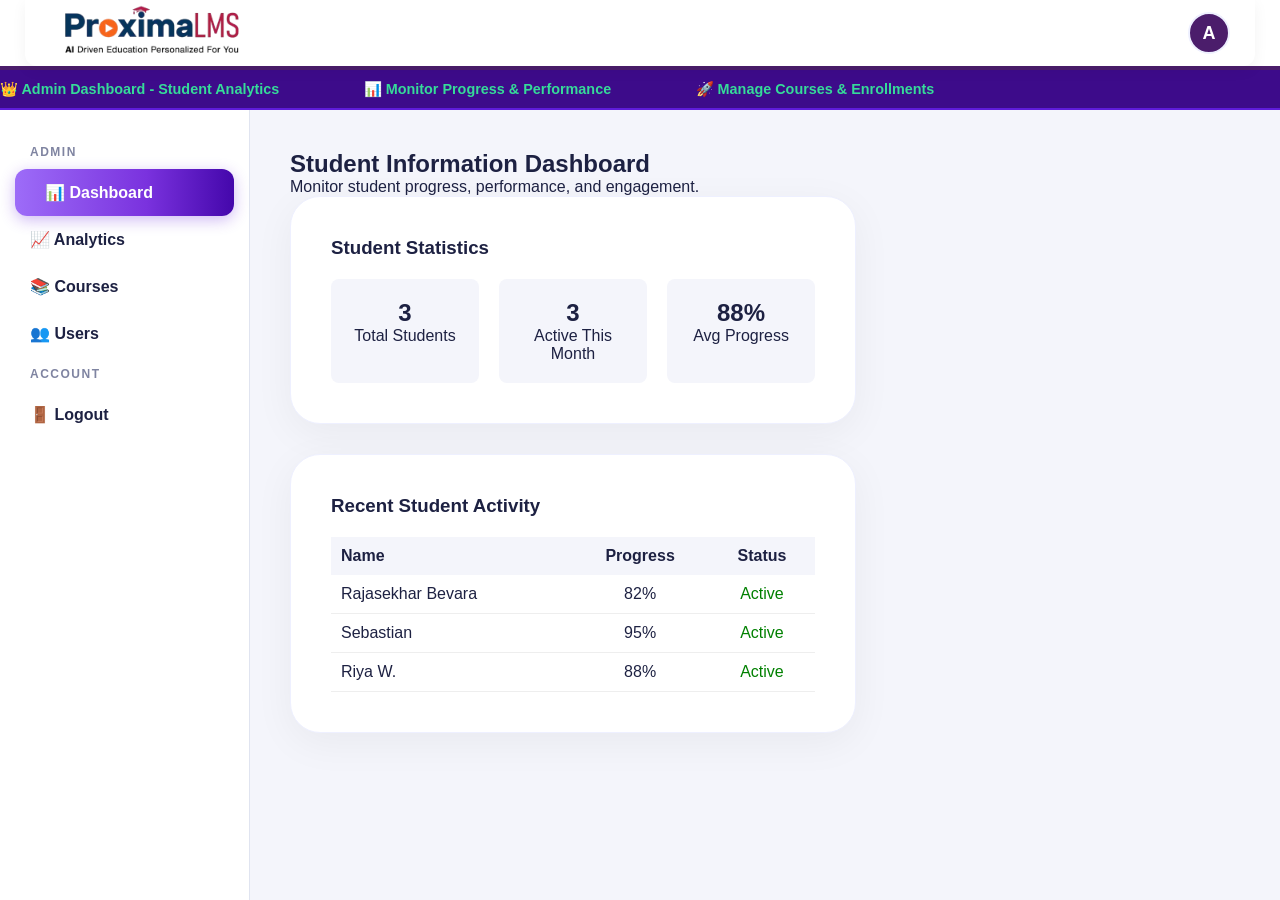
<file: admin-dashboard.html>
<!DOCTYPE html>
<html lang="en">
<head>
    <meta charset="UTF-8">
    <title>Admin Dashboard - ProximaLMS</title>
    <meta name="viewport" content="width=device-width, initial-scale=1.0">
    <link rel="stylesheet" href="style.css">
    <style>
        /* Tab Switching Logic */
        .content-section {
            display: none;
        }
        .content-section.active {
            display: block;
        }

        /* Responsive Design for Admin Dashboard */
        @media (max-width: 1024px) {
            .page-layout { flex-direction: column !important; }
            .sidebar { width: 100% !important; flex-direction: row !important; overflow-x: auto !important; padding: 10px !important; }
            .sidebar nav { display: flex !important; gap: 10px !important; white-space: nowrap !important; }
            .main-panel { width: 100% !important; }
        }

        @media (max-width: 768px) {
            .chart-panel { padding: 15px !important; margin-top: 20px !important; }
            table { font-size: 0.85rem !important; }
            th, td { padding: 8px !important; }
            .admin-stats { grid-template-columns: repeat(2, 1fr) !important; }
        }
    </style>
</head>
<body>
    <header class="ttr-header">
    <div class="header-container">
        <div class="logo-area">
            <a href="index.html">
                <img src="kalpra-logo.png" alt="ProximaLMS Logo" class="header-logo">
            </a>
        </div>
        <div class="profile-circle" title="Admin">A</div>
    </div>
</header>

    <div class="marquee-ticker">
        <div class="marquee-content" id="marquee-admin">
            <span class="marquee-item">👑 Admin Dashboard - Student Analytics</span>
            <span class="marquee-item">📊 Monitor Progress & Performance</span>
            <span class="marquee-item">🚀 Manage Courses & Enrollments</span>
        </div>
    </div>

    <div class="page-layout" style="display: flex;">
        <aside class="sidebar">
            <div class="sidebar-title">Admin</div>
            <nav>
                <a href="javascript:void(0)" onclick="showSection('dashboard')" id="nav-dashboard" class="menu-item active">📊 Dashboard</a>
                <a href="javascript:void(0)" onclick="showSection('analytics')" id="nav-analytics" class="menu-item">📈 Analytics</a>
                <a href="javascript:void(0)" onclick="showSection('courses')" id="nav-courses" class="menu-item">📚 Courses</a>
                <a href="javascript:void(0)" onclick="showSection('users')" id="nav-users" class="menu-item">👥 Users</a>
            </nav>
            <div class="sidebar-title">Account</div>
            <nav>
                <a href="javascript:void(0)" onclick="adminLogout()" class="menu-item">🚪 Logout</a>
            </nav>
        </aside>

        <main class="main-panel">
            <!-- DASHBOARD SECTION -->
            <section id="dashboard" class="content-section active">
                <div class="content-header">
                    <h1>Student Information Dashboard</h1>
                    <p>Monitor student progress, performance, and engagement.</p>
                </div>

                <div class="chart-panel">
                    <h3>Student Statistics</h3>
                    <div style="display: flex; gap: 20px; margin-top: 20px;">
                        <div style="flex: 1; text-align: center; padding: 20px; background: #f4f5fb; border-radius: 8px;">
                            <h2 id="totalStudents">0</h2>
                            <p>Total Students</p>
                        </div>
                        <div style="flex: 1; text-align: center; padding: 20px; background: #f4f5fb; border-radius: 8px;">
                            <h2 id="activeStudents">0</h2>
                            <p>Active This Month</p>
                        </div>
                        <div style="flex: 1; text-align: center; padding: 20px; background: #f4f5fb; border-radius: 8px;">
                            <h2 id="avgProgress">0%</h2>
                            <p>Avg Progress</p>
                        </div>
                    </div>
                </div>

                <div class="chart-panel" style="margin-top: 30px;">
                    <h3>Recent Student Activity</h3>
                    <div id="studentsList" style="margin-top: 20px;"></div>
                </div>
            </section>

            <!-- ANALYTICS SECTION -->
            <section id="analytics" class="content-section">
                <div class="content-header">
                    <h1>Detailed Analytics</h1>
                    <p>Financial and engagement reports for all courses.</p>
                </div>
                <div class="chart-panel">
                    <h3>Course Revenue & Enrollments</h3>
                    <div id="enrollmentsList" style="margin-top: 20px;"></div>
                </div>
            </section>

            <!-- COURSES SECTION -->
            <section id="courses" class="content-section">
                <div class="content-header">
                    <h1>Course Management</h1>
                    <p>Create, edit, or remove courses from the platform.</p>
                </div>
                <div class="chart-panel">
                    <h4>Add New Course</h4>
                    <form id="addCourseForm" style="display: flex; gap: 10px; flex-wrap: wrap; margin-bottom: 20px;">
                        <input type="text" id="courseTitle" placeholder="Course Title" required style="flex: 1; padding: 10px; border: 1px solid #ddd; border-radius: 8px;">
                        <input type="number" id="coursePrice" placeholder="Price (₹)" required style="width: 120px; padding: 10px; border: 1px solid #ddd; border-radius: 8px;">
                        <input type="text" id="courseImg" placeholder="Image URL" required style="flex: 1; padding: 10px; border: 1px solid #ddd; border-radius: 8px;">
                        <button type="submit" style="padding: 10px 20px; background: #4B1D6B; color: white; border: none; border-radius: 8px; cursor: pointer;">Add Course</button>
                    </form>
                    
                    <h4>Live Courses</h4>
                    <div id="coursesManagementList" style="margin-top: 20px;"></div>
                </div>
            </section>

            <!-- USERS SECTION -->
            <section id="users" class="content-section">
                <div class="content-header">
                    <h1>User Management</h1>
                    <p>Manage student accounts and permissions.</p>
                </div>
                <div class="chart-panel">
                    <h3>All Registered Students</h3>
                    <div id="userManagementList" style="margin-top: 20px;"></div>
                </div>
            </section>
        </main>
    </div>

    <script>
        // Tab switching logic
        function showSection(sectionId) {
            // Hide all sections
            document.querySelectorAll('.content-section').forEach(section => {
                section.classList.remove('active');
            });
            // Deactivate all nav items
            document.querySelectorAll('.menu-item').forEach(item => {
                item.classList.remove('active');
            });
            // Show target section
            document.getElementById(sectionId).classList.add('active');
            // Activate target nav item
            document.getElementById('nav-' + sectionId).classList.add('active');
        }

        // Mock Data
        const mockStudents = [
            { id: 1, name: 'Rajasekhar Bevara', email: 'rajasekhar@example.com', courses: 13, progress: 82, certificates: 3, rank: 6, status: 'Active' },
            { id: 2, name: 'Sebastian', email: 'sebastian@example.com', courses: 15, progress: 95, certificates: 5, rank: 1, status: 'Active' },
            { id: 3, name: 'Riya W.', email: 'riya@example.com', courses: 12, progress: 88, certificates: 4, rank: 2, status: 'Active' }
        ];

        const courseEnrollments = [
            { title: 'Generative AI Mastery', enrollments: 45, revenue: 22455 },
            { title: 'SQL for AI Engineers', enrollments: 38, revenue: 0 },
            { title: 'Deep Learning Bootcamp', enrollments: 32, revenue: 17568 }
        ];

        document.addEventListener('DOMContentLoaded', () => {
            // Populate Dashboard Stats
            document.getElementById('totalStudents').innerText = mockStudents.length;
            document.getElementById('activeStudents').innerText = mockStudents.length;
            document.getElementById('avgProgress').innerText = '88%';

            // Populate Student List
            const studentsList = document.getElementById('studentsList');
            studentsList.innerHTML = `
                <table style="width: 100%; border-collapse: collapse;">
                    <thead style="background: #f4f5fb;">
                        <tr>
                            <th style="padding: 10px; text-align: left;">Name</th>
                            <th style="padding: 10px; text-align: center;">Progress</th>
                            <th style="padding: 10px; text-align: center;">Status</th>
                        </tr>
                    </thead>
                    <tbody>
                        ${mockStudents.map(s => `
                            <tr style="border-bottom: 1px solid #eee;">
                                <td style="padding: 10px;">${s.name}</td>
                                <td style="padding: 10px; text-align: center;">${s.progress}%</td>
                                <td style="padding: 10px; text-align: center; color: green;">${s.status}</td>
                            </tr>
                        `).join('')}
                    </tbody>
                </table>
            `;

            // Populate Analytics
            const enrollmentsList = document.getElementById('enrollmentsList');
            enrollmentsList.innerHTML = courseEnrollments.map(c => `
                <div style="padding: 15px; background: #f9f9f9; border-radius: 8px; margin-bottom: 10px; display: flex; justify-content: space-between;">
                    <span>${c.title}</span>
                    <strong>₹${c.revenue} (${c.enrollments} users)</strong>
                </div>
            `).join('');

            // Populate User Management
            const userManagementList = document.getElementById('userManagementList');
            userManagementList.innerHTML = mockStudents.map(s => `
                <div style="padding: 15px; border: 1px solid #eee; margin-bottom: 10px; border-radius: 8px; display: flex; justify-content: space-between; align-items: center;">
                    <div><strong>${s.name}</strong><br><small>${s.email}</small></div>
                    <button style="color: red; border: none; background: none; cursor: pointer;">Delete User</button>
                </div>
            `).join('');

            loadCourses();
        });

        // Course Management
        function loadCourses() {
            const courses = JSON.parse(localStorage.getItem('courses')) || [
                { title: "Generative AI Mastery", price: 499 },
                { title: "Deep Learning Bootcamp", price: 549 }
            ];
            const coursesList = document.getElementById('coursesManagementList');
            coursesList.innerHTML = courses.map((course, index) => `
                <div style="padding: 15px; background: white; border-radius: 8px; margin-bottom: 10px; display: flex; justify-content: space-between; align-items: center; border: 1px solid #eee;">
                    <div><strong>${course.title}</strong><br>₹${course.price}</div>
                    <button onclick="removeCourse(${index})" style="padding: 5px 10px; background: #dc3545; color: white; border: none; border-radius: 4px; cursor: pointer;">Remove</button>
                </div>
            `).join('');
        }

        function addCourse(event) {
            event.preventDefault();
            const title = document.getElementById('courseTitle').value;
            const price = document.getElementById('coursePrice').value;
            const courses = JSON.parse(localStorage.getItem('courses')) || [];
            courses.push({ title, price });
            localStorage.setItem('courses', JSON.stringify(courses));
            loadCourses();
            document.getElementById('addCourseForm').reset();
        }

        function removeCourse(index) {
            const courses = JSON.parse(localStorage.getItem('courses')) || [];
            courses.splice(index, 1);
            localStorage.setItem('courses', JSON.stringify(courses));
            loadCourses();
        }

        document.getElementById('addCourseForm').addEventListener('submit', addCourse);

        function adminLogout() {
            window.location.href = 'login.html';
        }
    </script>
</body>
</html>
</file>
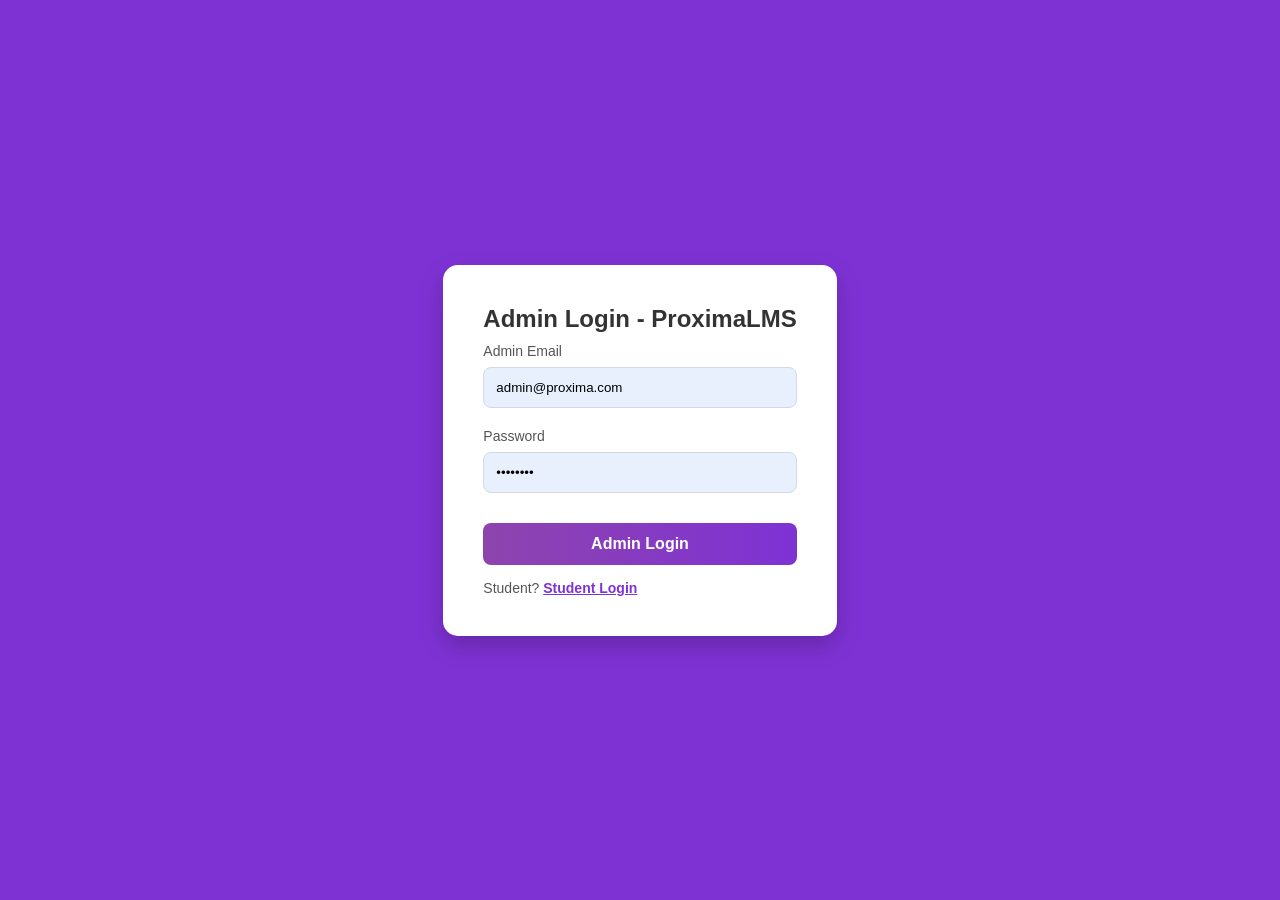
<file: admin-login.html>
<!DOCTYPE html>
<html lang="en">
<head>
    <meta charset="UTF-8">
    <meta name="viewport" content="width=device-width, initial-scale=1.0">
    <title>Admin Login - ProximaLMS</title>
    <style>
        body, html {
            margin: 0; padding: 0; height: 100%;
            font-family: 'Segoe UI', Tahoma, sans-serif;
            background-color: #7e32d4; /* Purple background from your screenshot */
            display: flex; justify-content: center; align-items: center;
        }

        .login-card {
            background: white;
            padding: 40px;
            border-radius: 15px;
            box-shadow: 0 10px 25px rgba(0,0,0,0.2);
            width: 100%;
            max-width: 400px;
            text-align: left;
        }

        h2 { margin: 0 0 10px 0; color: #333; font-size: 24px; }
        
        .input-group { margin-bottom: 20px; }
        .input-group label { display: block; margin-bottom: 8px; color: #555; font-size: 14px; }
        
        .input-group input {
            width: 100%;
            padding: 12px;
            background-color: #e8f0fe;
            border: 1px solid #d1d9e6;
            border-radius: 8px;
            box-sizing: border-box;
            outline: none;
        }

        .login-btn {
            width: 100%;
            padding: 12px;
            background: linear-gradient(to right, #8e44ad, #7e32d4);
            color: white;
            border: none;
            border-radius: 8px;
            font-size: 16px;
            font-weight: bold;
            cursor: pointer;
            margin-top: 10px;
        }

        .login-btn:hover { opacity: 0.9; }

        .footer-link {
            text-align: left;
            margin-top: 15px;
            font-size: 14px;
            color: #555;
        }

        .footer-link a {
            color: #7e32d4;
            text-decoration: underline;
            font-weight: bold;
        }
    </style>
</head>
<body>

    <div class="login-card">
        <h2>Admin Login - ProximaLMS</h2>
        
        <form id="adminLoginForm">
            <div class="input-group">
                <label>Admin Email</label>
                <input type="email" id="adminEmail" value="admin@proxima.com" required>
            </div>
            
            <div class="input-group">
                <label>Password</label>
                <input type="password" id="adminPassword" value="password" required>
            </div>
            
            <button type="submit" class="login-btn">Admin Login</button>
        </form>
        
        <div class="footer-link">
            Student? <a href="login.html">Student Login</a>
        </div>
    </div>

    <script>
        // This script handles the redirect and prevents the loop
        document.getElementById('adminLoginForm').addEventListener('submit', function(e) {
            e.preventDefault(); // STOPS the page from refreshing/looping
            
            console.log("Admin authenticated. Redirecting...");
            
            // This must match the exact filename of your admin dashboard
            window.location.href = 'admin-dashboard.html';
        });
    </script>
</body>
</html>
</file>
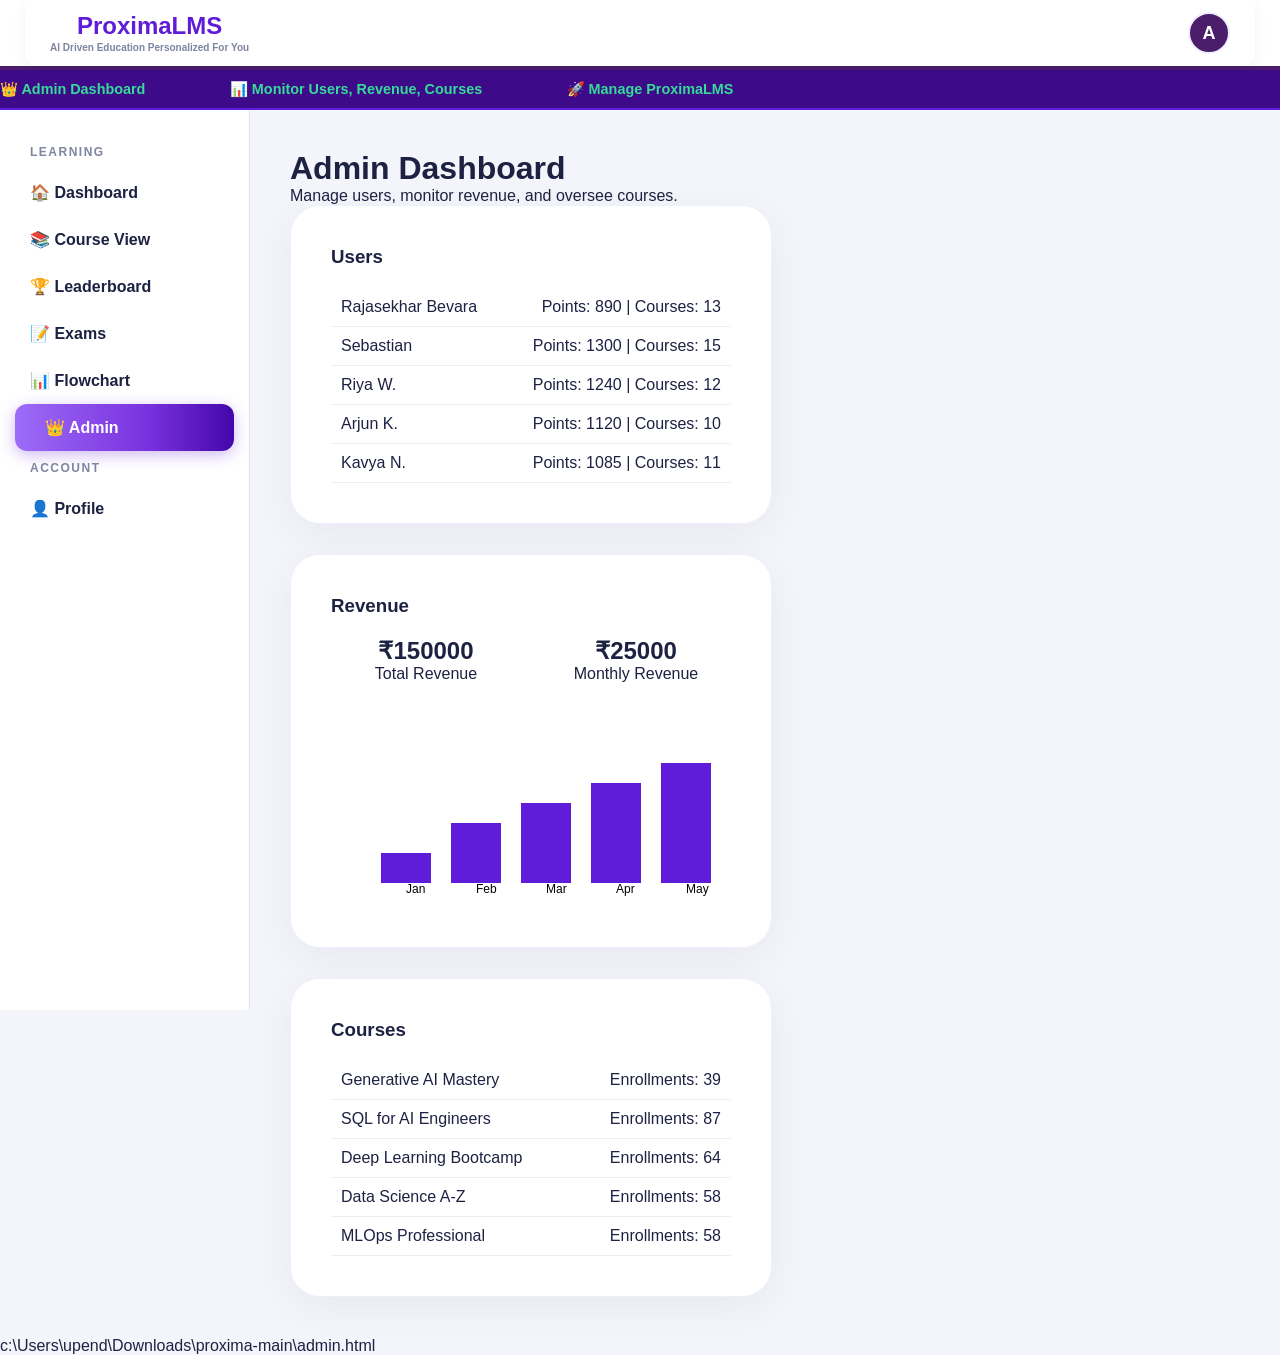
<file: admin.html>
<!DOCTYPE html>
<html lang="en">
<head>
    <meta charset="UTF-8">
    <title>ProximaLMS - Admin Dashboard</title>
    <link rel="stylesheet" href="style.css">
</head>
<body>
    <!-- Fixed Professional Header -->
    <header class="ttr-header">
        <div class="header-container">
            <div class="logo-area">
                <a href="index.html" class="logo-text">ProximaLMS</a>
                <div class="logo-sub">AI Driven Education Personalized For You</div>
            </div>
            <div class="profile-circle" title="Admin">A</div>
        </div>
    </header>

    <!-- Slow Moving Marquee -->
    <div class="marquee-ticker">
        <div class="marquee-content" id="marquee-admin">
            <span class="marquee-item">👑 Admin Dashboard</span>
            <span class="marquee-item">📊 Monitor Users, Revenue, Courses</span>
            <span class="marquee-item">🚀 Manage ProximaLMS</span>
        </div>
    </div>

    <div class="page-layout" style="display: flex;">
        <!-- Consistent Sidebar -->
        <aside class="sidebar">
            <div class="sidebar-title">Learning</div>
            <nav>
                <a href="index.html" class="menu-item">🏠 Dashboard</a>
                <a href="courses.html" class="menu-item">📚 Course View</a>
                <a href="leaderboard.html" class="menu-item">🏆 Leaderboard</a>
                <a href="exams.html" class="menu-item">📝 Exams</a>
                <a href="flowchart.html" class="menu-item">📊 Flowchart</a>
                <a href="admin.html" class="menu-item active">👑 Admin</a>
            </nav>
            <div class="sidebar-title">Account</div>
            <nav>
                <a href="profile.html" class="menu-item">👤 Profile</a>
            </nav>
        </aside>

        <!-- Main Admin Panel -->
        <main class="main-panel">
            <div class="content-header">
                <h1>Admin Dashboard</h1>
                <p>Manage users, monitor revenue, and oversee courses.</p>
            </div>

            <!-- Users Section -->
            <div class="chart-panel">
                <h3>Users</h3>
                <div id="usersList" style="margin-top: 20px;"></div>
            </div>

            <!-- Revenue Section -->
            <div class="chart-panel" style="margin-top: 30px;">
                <h3>Revenue</h3>
                <div style="display: flex; gap: 20px; margin-top: 20px;">
                    <div style="flex: 1; text-align: center;">
                        <h2 id="totalRevenue">₹0</h2>
                        <p>Total Revenue</p>
                    </div>
                    <div style="flex: 1; text-align: center;">
                        <h2 id="monthlyRevenue">₹0</h2>
                        <p>Monthly Revenue</p>
                    </div>
                </div>
                <div class="chart-container" style="margin-top: 20px;">
                    <svg width="100%" height="200" viewBox="0 0 400 200">
                        <rect x="50" y="150" width="50" height="30" fill="var(--purple-primary)" />
                        <rect x="120" y="120" width="50" height="60" fill="var(--purple-primary)" />
                        <rect x="190" y="100" width="50" height="80" fill="var(--purple-primary)" />
                        <rect x="260" y="80" width="50" height="100" fill="var(--purple-primary)" />
                        <rect x="330" y="60" width="50" height="120" fill="var(--purple-primary)" />
                        <text x="75" y="190" font-size="12">Jan</text>
                        <text x="145" y="190" font-size="12">Feb</text>
                        <text x="215" y="190" font-size="12">Mar</text>
                        <text x="285" y="190" font-size="12">Apr</text>
                        <text x="355" y="190" font-size="12">May</text>
                    </svg>
                </div>
            </div>

            <!-- Courses Section -->
            <div class="chart-panel" style="margin-top: 30px;">
                <h3>Courses</h3>
                <div id="coursesList" style="margin-top: 20px;"></div>
            </div>
        </main>
    </div>

    <script src="script.js"></script>
    <script>
        // Mock data
        const mockUsers = [
            { name: 'Rajasekhar Bevara', points: 890, courses: 13 },
            { name: 'Sebastian', points: 1300, courses: 15 },
            { name: 'Riya W.', points: 1240, courses: 12 },
            { name: 'Arjun K.', points: 1120, courses: 10 },
            { name: 'Kavya N.', points: 1085, courses: 11 }
        ];

        const revenueData = { total: 150000, monthly: 25000 };

        document.addEventListener('DOMContentLoaded', () => {
            // Users
            const usersDiv = document.getElementById('usersList');
            usersDiv.innerHTML = mockUsers.map(user => `
                <div style="display: flex; justify-content: space-between; padding: 10px; border-bottom: 1px solid #eee;">
                    <span>${user.name}</span>
                    <span>Points: ${user.points} | Courses: ${user.courses}</span>
                </div>
            `).join('');

            // Revenue
            document.getElementById('totalRevenue').innerText = '₹' + revenueData.total;
            document.getElementById('monthlyRevenue').innerText = '₹' + revenueData.monthly;

            // Courses
            const coursesDiv = document.getElementById('coursesList');
            coursesDiv.innerHTML = aiCourses.slice(0, 5).map(course => `
                <div style="display: flex; justify-content: space-between; padding: 10px; border-bottom: 1px solid #eee;">
                    <span>${course.title}</span>
                    <span>Enrollments: ${Math.floor(Math.random() * 100) + 10}</span>
                </div>
            `).join('');
        });
    </script>
</body>
</html></content>
<parameter name="filePath">c:\Users\upend\Downloads\proxima-main\admin.html
</file>
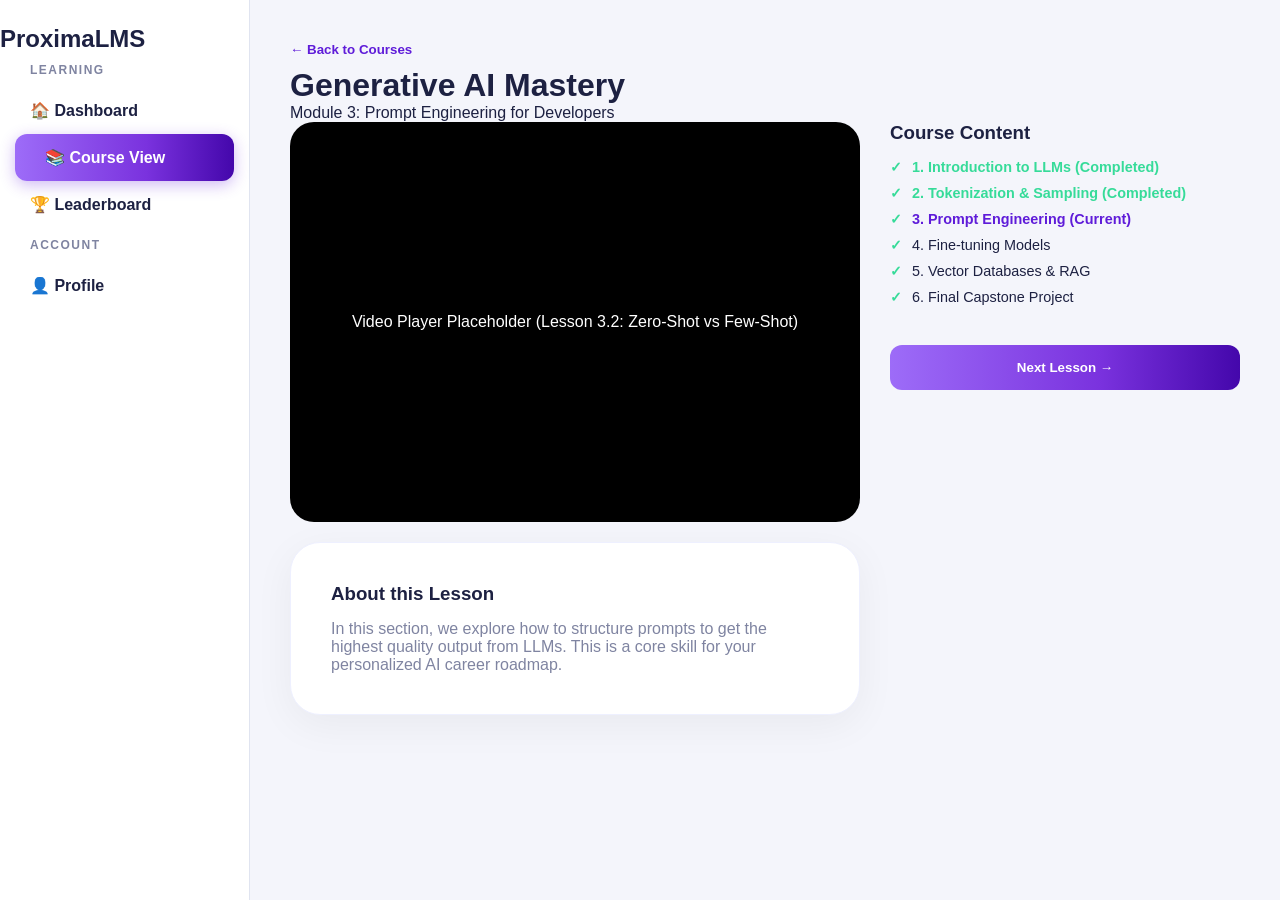
<file: course-detail.html>
<!DOCTYPE html>
<html lang="en">
<head>
    <meta charset="UTF-8">
    <title>Course Detail - ProximaLMS</title>
    <link rel="stylesheet" href="style.css">
</head>
<body>
    <aside class="sidebar">
        <div class="sidebar-brand"><h2>ProximaLMS</h2></div>
        <div class="sidebar-title">Learning</div>
        <a href="index.html" class="menu-item">🏠 Dashboard</a>
        <a href="courses.html" class="menu-item active">📚 Course View</a>
        <a href="leaderboard.html" class="menu-item">🏆 Leaderboard</a>
        <div class="sidebar-title">Account</div>
        <a href="profile.html" class="menu-item">👤 Profile</a>
    </aside>

    <main class="main-panel">
        <div class="content-header">
            <button onclick="history.back()" style="background:none; border:none; color:var(--purple-primary); cursor:pointer; font-weight:bold; margin-bottom:10px;">← Back to Courses</button>
            <h1>Generative AI Mastery</h1>
            <p>Module 3: Prompt Engineering for Developers</p>
        </div>

        <div class="course-page-layout">
            <div style="flex: 1;">
                <div style="width: 100%; height: 400px; background: #000; border-radius: 24px; display: grid; place-items: center; color: white; margin-bottom: 20px;">
                    <p>Video Player Placeholder (Lesson 3.2: Zero-Shot vs Few-Shot)</p>
                </div>
                
                <div class="chart-panel">
                    <h3>About this Lesson</h3>
                    <p style="margin-top: 15px; color: var(--text-muted);">In this section, we explore how to structure prompts to get the highest quality output from LLMs. This is a core skill for your personalized AI career roadmap.</p>
                </div>
            </div>

            <div class="right-panel">
                <div class="hover-preview" style="min-height: auto;">
                    <h3>Course Content</h3>
                    <ul class="benefit-list" style="margin-top: 15px;">
                        <li style="color: var(--success); font-weight: bold;">1. Introduction to LLMs (Completed)</li>
                        <li style="color: var(--success); font-weight: bold;">2. Tokenization & Sampling (Completed)</li>
                        <li style="color: var(--purple-primary); font-weight: 800;">3. Prompt Engineering (Current)</li>
                        <li>4. Fine-tuning Models</li>
                        <li>5. Vector Databases & RAG</li>
                        <li>6. Final Capstone Project</li>
                    </ul>
                    <button style="width: 100%; padding: 15px; background: var(--purple-gradient); color: white; border: none; border-radius: 12px; margin-top: 20px; font-weight: bold; cursor: pointer;">Next Lesson →</button>
                </div>
            </div>
        </div>
    </main>
</body>
</html>
</file>
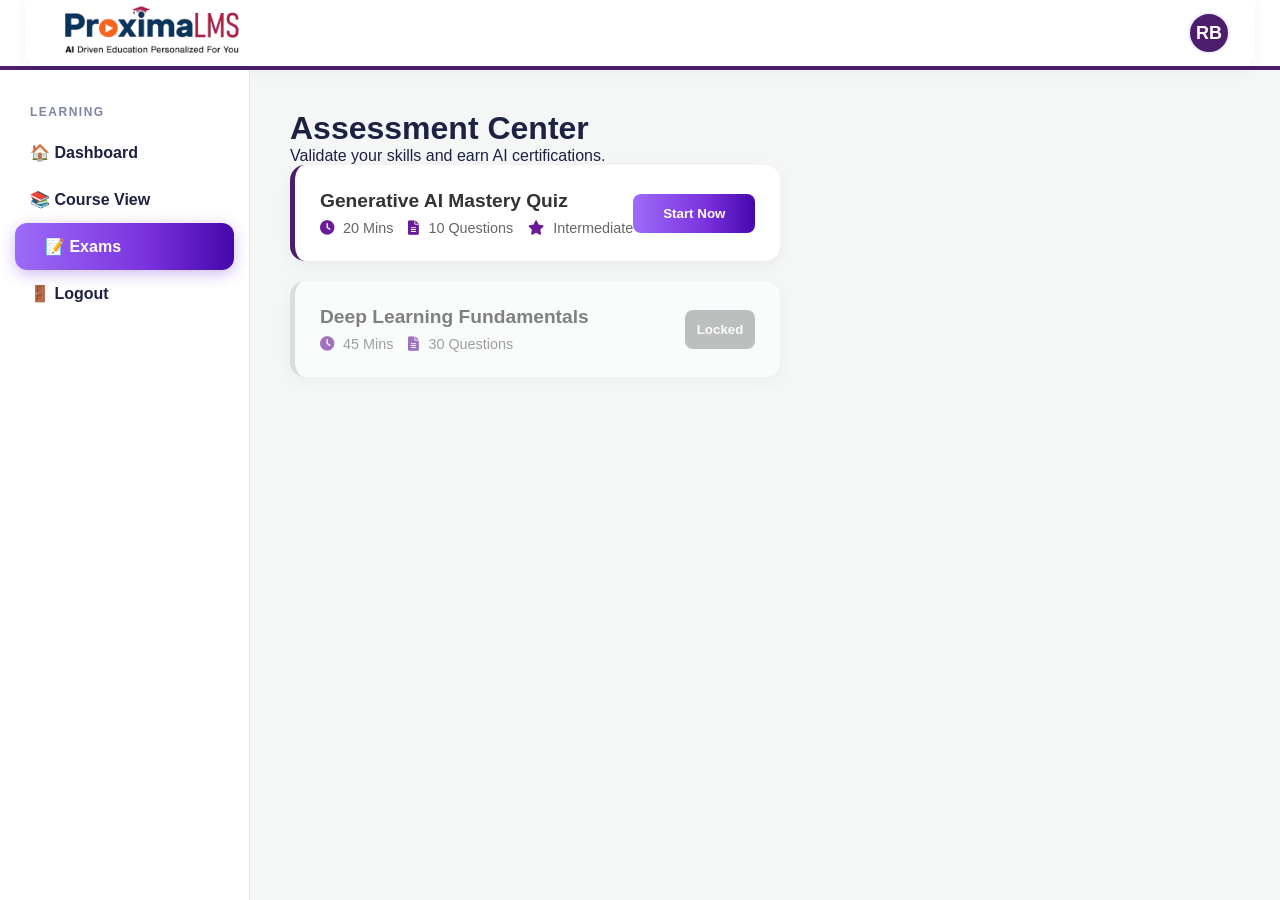
<file: exams.html>
<!DOCTYPE html>
<html lang="en">
<head>
    <meta charset="UTF-8">
    <title>AI Knowledge Assessment - ProximaLMS</title>
    <meta name="viewport" content="width=device-width, initial-scale=1.0">
    <link rel="stylesheet" href="style.css">
    <!-- Font Awesome for icons -->
    <link rel="stylesheet" href="https://cdnjs.cloudflare.com/ajax/libs/font-awesome/6.0.0/css/all.min.css">
    <style>
        :root {
            --primary-purple: #4B1D6B;
            --secondary-purple: #6a1b9a;
            --bg-light: #f4f7f6;
            --success: #2ecc71;
            --warning: #f1c40f;
        }

        /* Exam Card Styling */
        .exam-card {
            background: white;
            border-radius: 15px;
            padding: 25px;
            margin-bottom: 20px;
            display: flex;
            justify-content: space-between;
            align-items: center;
            box-shadow: 0 4px 15px rgba(0,0,0,0.05);
            border-left: 5px solid var(--primary-purple);
            transition: transform 0.2s;
        }

        .exam-card:hover { transform: translateY(-3px); }

        .exam-info h4 { margin: 0 0 8px 0; font-size: 1.2rem; color: #333; }
        .exam-meta { display: flex; gap: 15px; color: #666; font-size: 0.9rem; }
        .exam-meta span i { margin-right: 5px; color: var(--secondary-purple); }

        /* Active Exam UI */
        #activeExamArea {
            display: none;
            background: white;
            border-radius: 20px;
            padding: 40px;
            box-shadow: 0 10px 30px rgba(0,0,0,0.1);
        }

        .question-header {
            display: flex;
            justify-content: space-between;
            align-items: center;
            margin-bottom: 30px;
            padding-bottom: 15px;
            border-bottom: 2px solid #f0f0f0;
        }

        .timer {
            font-weight: bold;
            font-size: 1.2rem;
            color: #e74c3c;
            background: #ffeaea;
            padding: 8px 15px;
            border-radius: 8px;
        }

        .option-label {
            display: block;
            padding: 15px 20px;
            margin-bottom: 12px;
            background: #f8f9fa;
            border: 2px solid #eee;
            border-radius: 10px;
            cursor: pointer;
            transition: 0.3s;
        }

        .option-label:hover { border-color: var(--secondary-purple); background: #f3e5f5; }
        input[type="radio"]:checked + .option-label {
            background: var(--primary-purple);
            color: white;
            border-color: var(--primary-purple);
        }

        .progress-container {
            width: 100%;
            height: 8px;
            background: #eee;
            border-radius: 4px;
            margin-bottom: 30px;
        }

        .progress-bar {
            height: 100%;
            background: var(--success);
            width: 0%;
            border-radius: 4px;
            transition: width 0.3s;
        }

        /* Result Styles */
        .result-screen {
            text-align: center;
            padding: 40px;
        }
        .score-circle {
            width: 150px;
            height: 150px;
            border-radius: 50%;
            background: var(--primary-purple);
            color: white;
            display: flex;
            flex-direction: column;
            justify-content: center;
            align-items: center;
            margin: 0 auto 20px;
        }

        @media (max-width: 768px) {
            .exam-card { flex-direction: column; text-align: center; gap: 20px; }
            .page-layout { flex-direction: column; }
            .sidebar { width: 100%; }
        }
    </style>
</head>
<body>

    <header class="ttr-header">
        <div class="header-container">
            <div class="logo-area">
                <a href="index.html">
                    <img src="kalpra-logo.png" alt="ProximaLMS Logo" class="header-logo">
                </a>
            </div>
            <div class="profile-circle" title="Rajasekhar Bevara">RB</div>
        </div>
    </header>

    <div class="page-layout" style="display: flex;">
        <aside class="sidebar">
            <div class="sidebar-title">Learning</div>
            <nav>
                <a href="index.html" class="menu-item">🏠 Dashboard</a>
                <a href="courses.html" class="menu-item">📚 Course View</a>
                <a href="exams.html" class="menu-item active">📝 Exams</a>
                <a href="login.html" class="menu-item">🚪 Logout</a>
            </nav>
        </aside>

        <main class="main-panel">
            <div class="content-header">
                <h1>Assessment Center</h1>
                <p>Validate your skills and earn AI certifications.</p>
            </div>

            <!-- EXAM LIST VIEW -->
            <div id="examListView">
                <div class="exam-card">
                    <div class="exam-info">
                        <h4>Generative AI Mastery Quiz</h4>
                        <div class="exam-meta">
                            <span><i class="fa-solid fa-clock"></i> 20 Mins</span>
                            <span><i class="fa-solid fa-file-lines"></i> 10 Questions</span>
                            <span><i class="fa-solid fa-star"></i> Intermediate</span>
                        </div>
                    </div>
                    <button onclick="startExam()" class="btn-primary" style="padding: 12px 30px; width: auto;">Start Now</button>
                </div>

                <div class="exam-card" style="opacity: 0.6; border-left-color: #ccc;">
                    <div class="exam-info">
                        <h4>Deep Learning Fundamentals</h4>
                        <div class="exam-meta">
                            <span><i class="fa-solid fa-clock"></i> 45 Mins</span>
                            <span><i class="fa-solid fa-file-lines"></i> 30 Questions</span>
                        </div>
                    </div>
                    <button disabled class="btn-primary" style="background: #999; width: auto;">Locked</button>
                </div>
            </div>

            <!-- ACTIVE EXAM VIEW -->
            <div id="activeExamArea">
                <div class="progress-container">
                    <div id="progressBar" class="progress-bar"></div>
                </div>
                <div class="question-header">
                    <span id="questionCounter" style="font-weight: 600; color: var(--primary-purple);">Question 1 of 5</span>
                    <div class="timer"><i class="fa-solid fa-hourglass-half"></i> <span id="timeRemaining">10:00</span></div>
                </div>

                <div id="questionContent">
                    <h3 id="questionText" style="margin-bottom: 25px;">What does LLM stand for in Generative AI?</h3>
                    <div class="options-list">
                        <input type="radio" name="answer" id="opt1" hidden>
                        <label for="opt1" class="option-label">Logical Learning Machine</label>

                        <input type="radio" name="answer" id="opt2" hidden>
                        <label for="opt2" class="option-label">Large Language Model</label>

                        <input type="radio" name="answer" id="opt3" hidden>
                        <label for="opt3" class="option-label">Linear Level Mapping</label>
                    </div>
                </div>

                <div style="margin-top: 40px; display: flex; justify-content: flex-end;">
                    <button onclick="nextQuestion()" id="nextBtn" class="btn-primary" style="width: 200px;">Next Question</button>
                </div>
            </div>

            <!-- RESULT VIEW -->
            <div id="resultView" class="result-screen" style="display: none;">
                <div class="score-circle">
                    <span style="font-size: 0.9rem;">Your Score</span>
                    <h2 style="font-size: 3rem; margin: 0;">80%</h2>
                </div>
                <h2 style="color: var(--primary-purple);">Congratulations, Rajasekhar!</h2>
                <p>You have successfully passed the Generative AI Assessment.</p>
                <div style="margin-top: 30px;">
                    <button onclick="location.reload()" class="btn-primary" style="width: auto; padding: 12px 40px;">Back to Dashboard</button>
                </div>
            </div>

        </main>
    </div>

    <script>
        let currentStep = 0;
        const totalSteps = 5;

        function startExam() {
            document.getElementById('examListView').style.display = 'none';
            document.getElementById('activeExamArea').style.display = 'block';
            startTimer(600); // 10 minutes
        }

        function nextQuestion() {
            currentStep++;
            if (currentStep < totalSteps) {
                // Update Progress
                let percent = (currentStep / totalSteps) * 100;
                document.getElementById('progressBar').style.width = percent + '%';
                document.getElementById('questionCounter').innerText = `Question ${currentStep + 1} of ${totalSteps}`;
                
                // Reset radio buttons for next question
                document.querySelectorAll('input[name="answer"]').forEach(input => input.checked = false);
            } else {
                showResults();
            }
        }

        function showResults() {
            document.getElementById('activeExamArea').style.display = 'none';
            document.getElementById('resultView').style.display = 'block';
            localStorage.setItem('examPassed', 'true');
        }

        function startTimer(duration) {
            let timer = duration, minutes, seconds;
            let display = document.getElementById('timeRemaining');
            setInterval(function () {
                minutes = parseInt(timer / 60, 10);
                seconds = parseInt(timer % 60, 10);
                minutes = minutes < 10 ? "0" + minutes : minutes;
                seconds = seconds < 10 ? "0" + seconds : seconds;
                display.textContent = minutes + ":" + seconds;
                if (--timer < 0) { showResults(); }
            }, 1000);
        }
    </script>
</body>
</html>
</file>
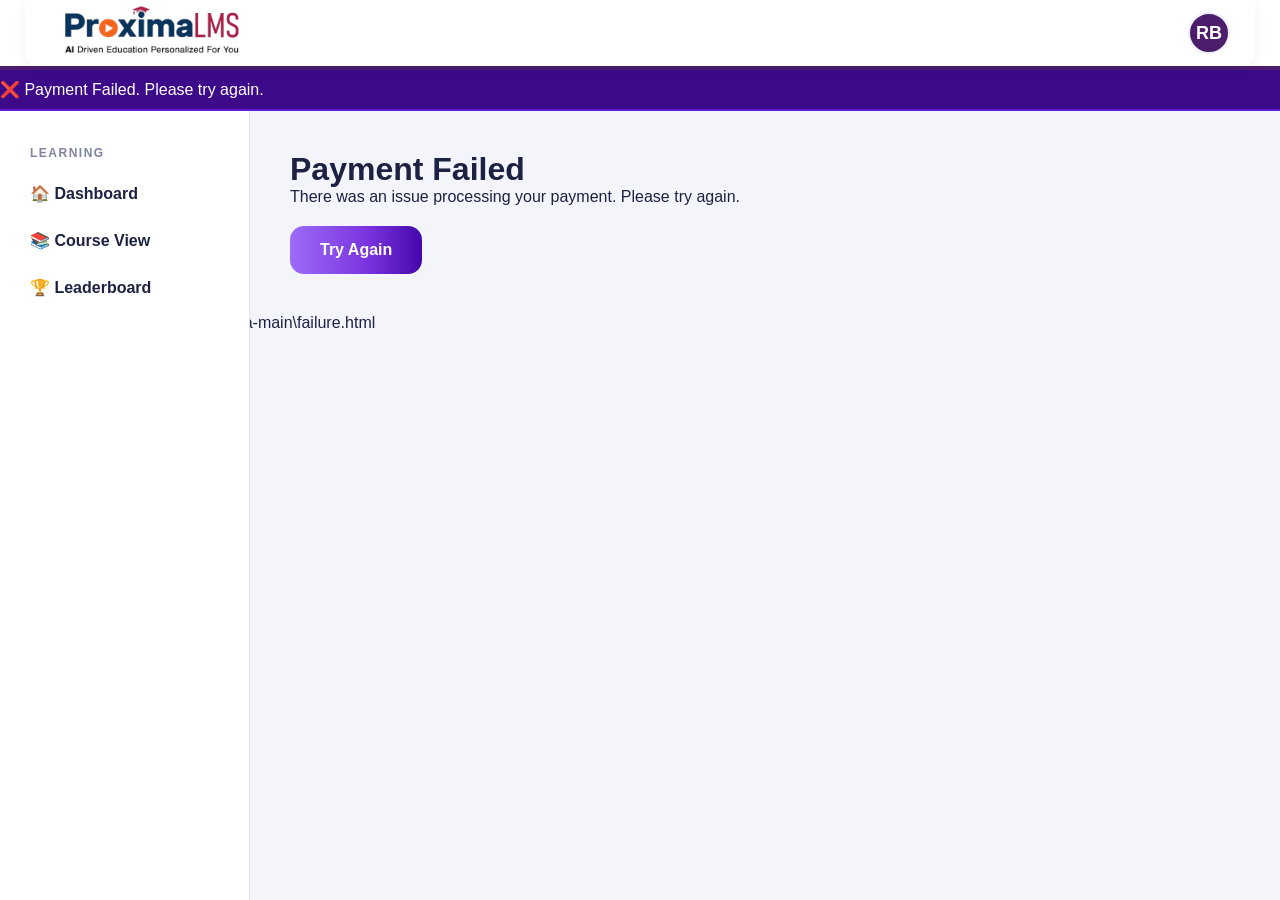
<file: failure.html>
<!DOCTYPE html>
<html lang="en">
<head>
    <meta charset="UTF-8">
    <title>ProximaLMS - Payment Failed</title>
    <link rel="stylesheet" href="style.css">
</head>
<body>
   <header class="ttr-header">
    <div class="header-container">
        <div class="logo-area">
            <a href="index.html">
                <img src="kalpra-logo.png" alt="ProximaLMS Logo" class="header-logo">
            </a>
        </div>
        <div class="profile-circle" title="Rajasekhar Bevara">RB</div>
    </div>
</header>

    <div class="marquee-ticker"><div class="marquee-content">❌ Payment Failed. Please try again.</div></div>

    <div class="page-layout">
        <aside class="sidebar">
            <div class="sidebar-title">Learning</div>
            <a href="index.html" class="menu-item">🏠 Dashboard</a>
            <a href="courses.html" class="menu-item">📚 Course View</a>
            <a href="leaderboard.html" class="menu-item">🏆 Leaderboard</a>
        </aside>

        <main class="main-panel">
            <div class="content-header">
                <h1>Payment Failed</h1>
                <p>There was an issue processing your payment. Please try again.</p>
            </div>

            <a href="checkout.html" style="display: inline-block; padding: 15px 30px; background: var(--purple-gradient); color: white; text-decoration: none; border-radius: 14px; font-weight: bold; margin-top: 20px;">Try Again</a>
        </main>
    </div>
</body>
</html></content>
<parameter name="filePath">c:\Users\upend\Downloads\proxima-main\failure.html
</file>
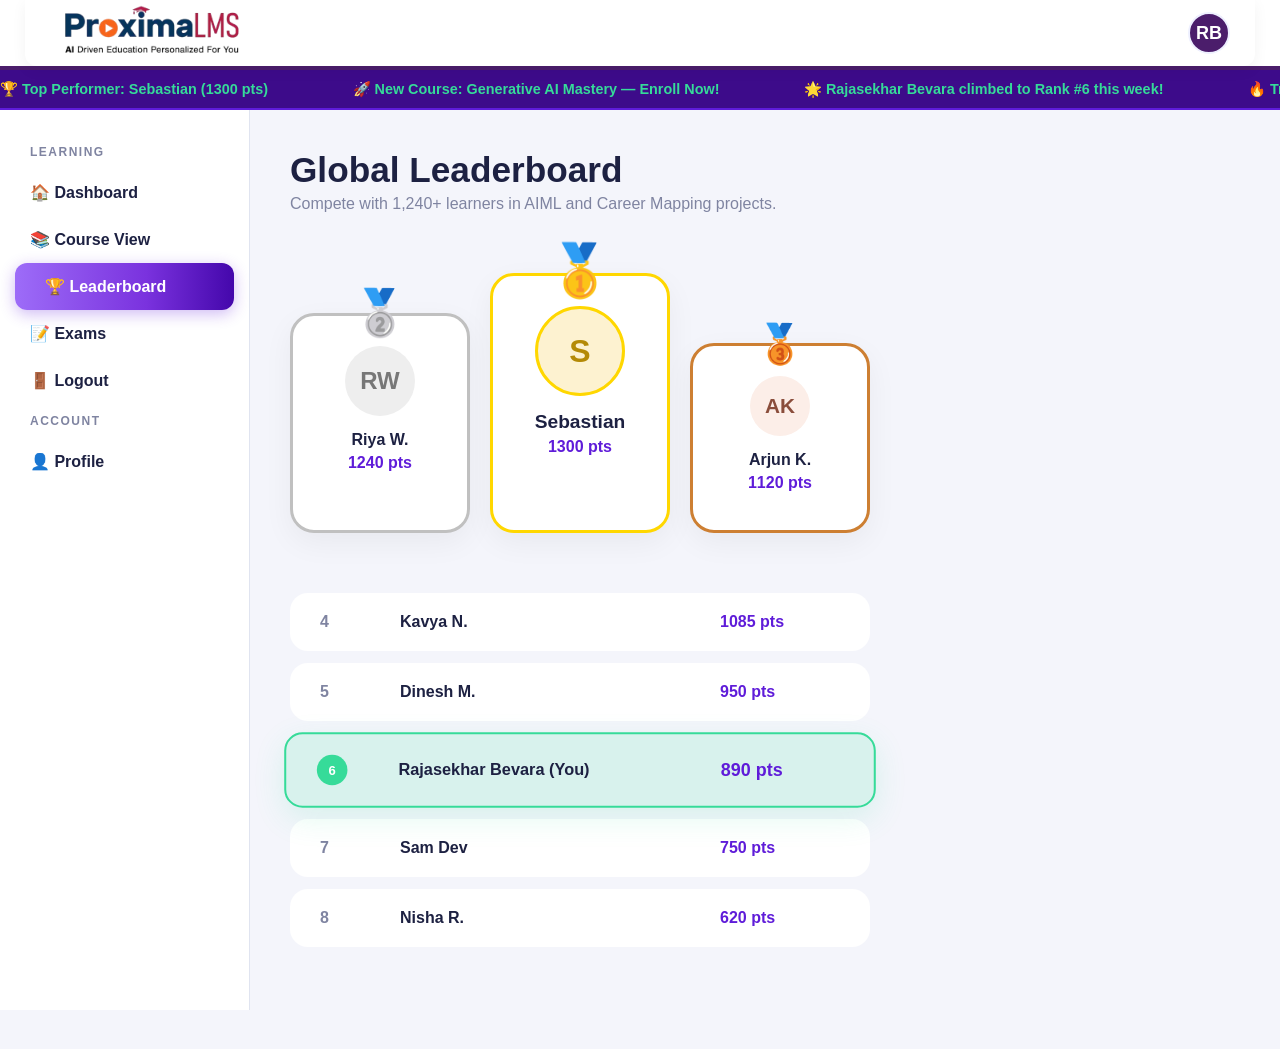
<file: leaderboard.html>
<!DOCTYPE html>
<html lang="en">
<head>
    <meta charset="UTF-8">
    <meta name="viewport" content="width=device-width, initial-scale=1.0">
    <title>ProximaLMS - Leaderboard</title>
    <link rel="stylesheet" href="style.css">
    <style>
        /* Responsive Design for Leaderboard */
        @media (max-width: 768px) {
            table {
                font-size: 0.85rem !important;
            }

            th, td {
                padding: 10px !important;
            }

            .rank-medal {
                font-size: 1.2rem !important;
            }

            .leaderboard-title {
                font-size: 1.5rem !important;
            }
        }

        @media (max-width: 640px) {
            .main-panel {
                padding: 15px !important;
            }

            table {
                font-size: 0.75rem !important;
            }

            th, td {
                padding: 8px !important;
            }

            .leaderboard-title {
                font-size: 1.2rem !important;
                margin-bottom: 20px !important;
            }

            .badge {
                padding: 3px 6px !important;
                font-size: 0.7rem !important;
            }

            tbody tr {
                margin-bottom: 10px !important;
            }
        }
    </style>
</head>
<body>
    <!-- Fixed Professional Header -->
   <header class="ttr-header">
    <div class="header-container">
        <div class="logo-area">
            <a href="index.html">
                <img src="kalpra-logo.png" alt="ProximaLMS Logo" class="header-logo">
            </a>
        </div>
        <div class="profile-circle" title="Rajasekhar Bevara">RB</div>
    </div>
</header>

    <!-- Slow Moving Marquee -->
    <div class="marquee-ticker">
        <div class="marquee-content" id="marquee-leaderboard">
            <span class="marquee-item">🏆 Top Performer: Sebastian (1300 pts)</span>
            <span class="marquee-item">🚀 New Course: Generative AI Mastery — Enroll Now!</span>
            <span class="marquee-item">🌟 Rajasekhar Bevara climbed to Rank #6 this week!</span>
            <span class="marquee-item">🔥 Trending: SQL for AI Engineers is the most viewed course today.</span>
        </div>
    </div>

    <div class="page-layout" style="display: flex;">
        <!-- Consistent Sidebar -->
        <aside class="sidebar">
            <div class="sidebar-title">Learning</div>
            <nav>
                <a href="index.html" class="menu-item">🏠 Dashboard</a>
                <a href="courses.html" class="menu-item">📚 Course View</a>
                <a href="leaderboard.html" class="menu-item active">🏆 Leaderboard</a>
                <a href="exams.html" class="menu-item">📝 Exams</a>
                <a href="#" onclick="logout()" class="menu-item">🚪 Logout</a>
            </nav>
            <div class="sidebar-title">Account</div>
            <nav>
                <a href="profile.html" class="menu-item">👤 Profile</a>
            </nav>
        </aside>

        <!-- Main Content -->
        <main class="main-panel">
            <div class="content-header">
                <h1 style="font-size: 2.2rem; font-weight: 900; color: var(--text-main);">Global Leaderboard</h1>
                <p style="color: var(--text-muted); margin-top: 5px;">Compete with 1,240+ learners in AIML and Career Mapping projects.</p>
            </div>

            <!-- Podium Section (Top 3) -->
            <div class="podium">
                <!-- 2nd Place -->
                <div class="podium-card silver">
                    <div style="width: 70px; height: 70px; background: #eee; border-radius: 50%; margin: 0 auto 15px; display: grid; place-items: center; font-size: 1.5rem; font-weight: bold; color: #777;">RW</div>
                    <strong>Riya W.</strong>
                    <p style="color: var(--purple-primary); font-weight: 700; margin-top: 5px;">1240 pts</p>
                </div>
                <!-- 1st Place -->
                <div class="podium-card gold">
                    <div style="width: 90px; height: 90px; background: #fdf2d0; border-radius: 50%; margin: 0 auto 15px; display: grid; place-items: center; font-size: 2rem; font-weight: bold; color: #b48a06; border: 3px solid #ffd700;">S</div>
                    <strong style="font-size: 1.2rem;">Sebastian</strong>
                    <p style="color: var(--purple-primary); font-weight: 900; margin-top: 5px;">1300 pts</p>
                </div>
                <!-- 3rd Place -->
                <div class="podium-card bronze">
                    <div style="width: 60px; height: 60px; background: #fceee8; border-radius: 50%; margin: 0 auto 15px; display: grid; place-items: center; font-size: 1.3rem; font-weight: bold; color: #8a4d3b;">AK</div>
                    <strong>Arjun K.</strong>
                    <p style="color: var(--purple-primary); font-weight: 700; margin-top: 5px;">1120 pts</p>
                </div>
            </div>

            <!-- Full Ranking List -->
            <div style="max-width: 900px; margin: 0 auto; padding-bottom: 50px;">
                <div class="leader-row">
                    <span style="color: var(--text-muted);">4</span>
                    <strong style="flex: 1; margin-left: 20px;">Kavya N.</strong>
                    <span style="color: var(--purple-primary); font-weight: 800;">1085 pts</span>
                </div>
                <div class="leader-row">
                    <span style="color: var(--text-muted);">5</span>
                    <strong style="flex: 1; margin-left: 20px;">Dinesh M.</strong>
                    <span style="color: var(--purple-primary); font-weight: 800;">950 pts</span>
                </div>
                
                <!-- Highlighted Current User: Rajasekhar Bevara -->
                <div class="leader-row highlight">
                    <span style="background: var(--success); color: white; width: 30px; height: 30px; border-radius: 50%; display: grid; place-items: center; font-size: 0.8rem;">6</span>
                    <strong style="flex: 1; margin-left: 20px;">Rajasekhar Bevara (You)</strong>
                    <span style="color: var(--purple-primary); font-weight: 900; font-size: 1.1rem;">890 pts</span>
                </div>

                <div class="leader-row">
                    <span style="color: var(--text-muted);">7</span>
                    <strong style="flex: 1; margin-left: 20px;">Sam Dev</strong>
                    <span style="color: var(--purple-primary); font-weight: 800;">750 pts</span>
                </div>
                <div class="leader-row">
                    <span style="color: var(--text-muted);">8</span>
                    <strong style="flex: 1; margin-left: 20px;">Nisha R.</strong>
                    <span style="color: var(--purple-primary); font-weight: 800;">620 pts</span>
                </div>
            </div>
        </main>
    </div>

    <script src="script.js"></script>
</body>
</html>
</file>
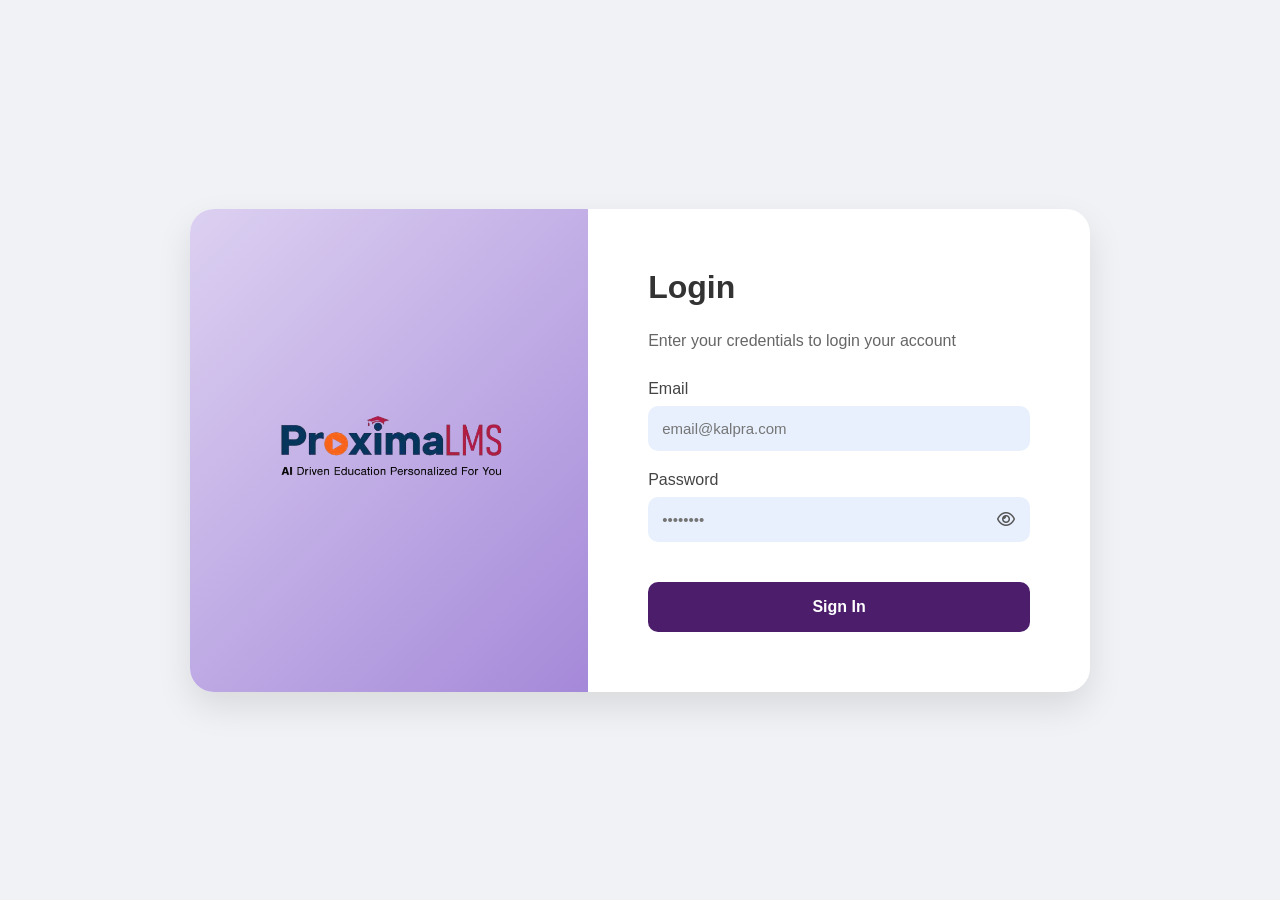
<file: login.html>
<!DOCTYPE html>
<html lang="en">
<head>
    <meta charset="UTF-8">
    <meta name="viewport" content="width=device-width, initial-scale=1.0">
    <title>Proxima LMS - Login</title>
    <link rel="stylesheet" href="https://cdnjs.cloudflare.com/ajax/libs/font-awesome/6.0.0/css/all.min.css">
    <style>
        :root {
            --primary-purple: #4B1D6B;
            --light-bg: #E8F0FE;
            --text-gray: #666;
            --gradient: linear-gradient(135deg, #DCD0F1 0%, #A589D9 100%);
        }
        * { box-sizing: border-box; }
        body, html {
            margin: 0; padding: 0; min-height: 100vh;
            font-family: 'Segoe UI', Tahoma, sans-serif;
            background-color: #f0f2f5;
            display: flex; justify-content: center; align-items: center;
        }
        .login-card {
            display: flex; width: 1000px; max-width: 90%;
            background: white; border-radius: 24px;
            overflow: hidden; box-shadow: 0 15px 35px rgba(0,0,0,0.1);
        }
        .branding {
            flex: 1; background: var(--gradient);
            display: flex; justify-content: center; align-items: center;
            padding: 40px;
        }
        .branding img { width: 80%; max-width: 280px; height: auto; }
        .form-area {
            flex: 1.2; padding: 60px;
            display: flex; flex-direction: column; justify-content: center;
        }
        .form-area h1 { font-size: 2rem; margin: 0 0 10px 0; color: #333; }
        .subtitle { color: var(--text-gray); margin-bottom: 30px; }
        .input-group { margin-bottom: 20px; }
        .input-group label { display: block; margin-bottom: 8px; font-weight: 500; color: #444; }
        .input-wrapper { position: relative; }
        .input-wrapper input {
            width: 100%; padding: 14px; background: var(--light-bg);
            border: none; border-radius: 10px; font-size: 15px; outline: none;
        }
        .toggle-password { position: absolute; right: 15px; top: 50%; transform: translateY(-50%); cursor: pointer; color: #555; }
        .btn-primary {
            background: var(--primary-purple); color: white; border: none;
            padding: 16px; border-radius: 10px; font-size: 16px; font-weight: 600;
            cursor: pointer; width: 100%; transition: 0.3s; margin-top: 20px;
        }
        .btn-primary:hover { opacity: 0.9; }
        @media (max-width: 768px) {
            .login-card { flex-direction: column; width: 100%; max-width: 500px; }
            .branding { padding: 40px 20px; }
            .form-area { padding: 30px 20px; }
        }
    </style>
</head>
<body>
    <div class="login-card">
        <div class="branding">
            <img src="kalpra-logo.png" alt="ProximaLMS Logo">
        </div>
        <div class="form-area">
            <h1>Login</h1>
            <p class="subtitle">Enter your credentials to login your account</p>
            <form id="authForm">
                <div class="input-group">
                    <label>Email</label>
                    <div class="input-wrapper">
                        <input type="email" id="email" placeholder="email@kalpra.com" required>
                    </div>
                </div>
                <div class="input-group">
                    <label>Password</label>
                    <div class="input-wrapper">
                        <input type="password" id="password" placeholder="••••••••" required>
                        <i class="fa-regular fa-eye toggle-password" id="togglePw"></i>
                    </div>
                </div>
                <button type="submit" class="btn-primary">Sign In</button>
            </form>
        </div>
    </div>

    <script>
        document.getElementById('authForm').onsubmit = function(e) {
            e.preventDefault();
            const email = document.getElementById('email').value.trim();
            const password = document.getElementById('password').value.trim();

            if (email === "student@kalpra.com" && password === "kalpra123") {
                window.location.href = 'index.html';
            } 
            else if (email === "admin@kalpra.com" && password === "admin123") {
                window.location.href = 'admin-dashboard.html';
            } 
            else {
                alert("Invalid Email or Password. Please try again.");
            }
        };

        document.getElementById('togglePw').onclick = function() {
            const pw = document.getElementById('password');
            if (pw.type === "password") {
                pw.type = "text";
                this.classList.replace('fa-eye', 'fa-eye-slash');
            } else {
                pw.type = "password";
                this.classList.replace('fa-eye-slash', 'fa-eye');
            }
        };
    </script>
</body>
</html>
</file>
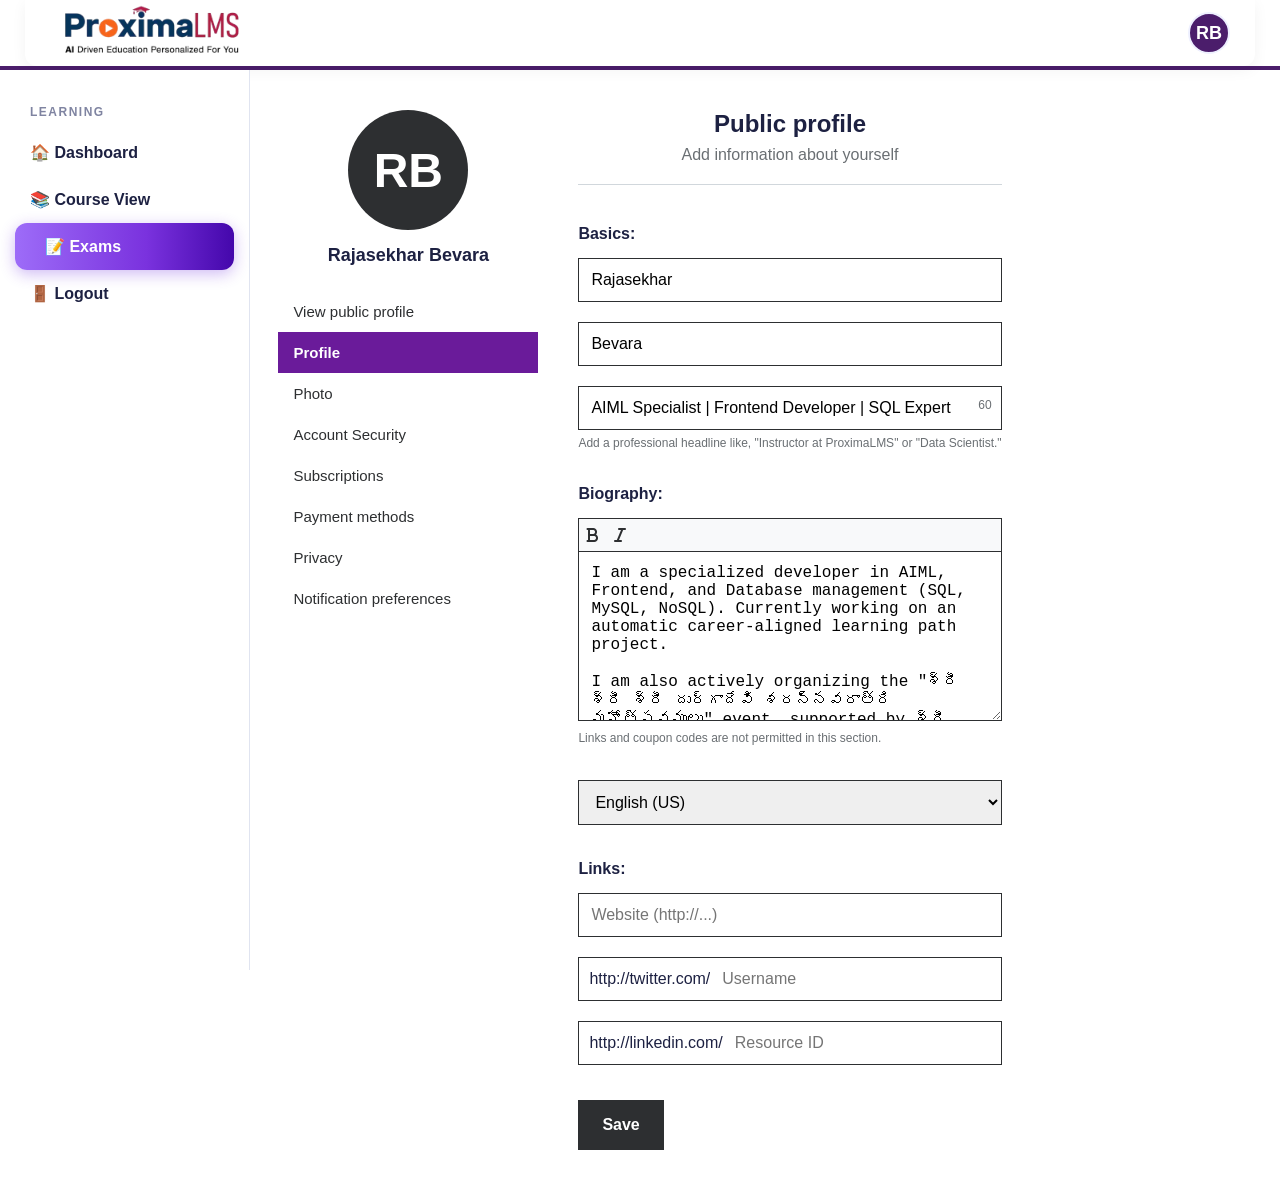
<file: profile.html>
<!DOCTYPE html>
<html lang="en">
<head>
    <meta charset="UTF-8">
    <title>Edit Profile - ProximaLMS</title>
    <meta name="viewport" content="width=device-width, initial-scale=1.0">
    <link rel="stylesheet" href="style.css">
    <!-- Font Awesome for icons -->
    <link rel="stylesheet" href="https://cdnjs.cloudflare.com/ajax/libs/font-awesome/6.0.0/css/all.min.css">
    <style>
        :root {
            --udemy-gray: #2d2f31;
            --udemy-border: #d1d7dc;
            --udemy-bg: #f7f9fa;
            --primary-purple: #4B1D6B;
        }

        body {
            background-color: white;
            font-family: 'Segoe UI', Tahoma, sans-serif;
            margin: 0;
            padding: 0;
        }

        .profile-container {
            display: flex;
            max-width: 1100px;
            margin: 40px auto;
            padding: 0 20px;
            gap: 40px;
        }

        /* Sidebar Styling */
        .profile-sidebar {
            width: 260px;
            flex-shrink: 0;
        }

        .user-avatar-section {
            text-align: center;
            margin-bottom: 25px;
        }

        .avatar-circle {
            width: 120px;
            height: 120px;
            background-color: var(--udemy-gray);
            color: white;
            border-radius: 50%;
            display: flex;
            align-items: center;
            justify-content: center;
            font-size: 48px;
            font-weight: bold;
            margin: 0 auto 15px;
        }

        .sidebar-nav {
            display: flex;
            flex-direction: column;
        }

        .sidebar-nav a {
            padding: 12px 15px;
            text-decoration: none;
            color: var(--udemy-gray);
            font-size: 15px;
            transition: background 0.2s;
        }

        .sidebar-nav a.active {
            background-color: #6a1b9a;
            color: white;
            font-weight: bold;
        }

        .sidebar-nav a:hover:not(.active) {
            background-color: var(--udemy-bg);
        }

        /* Main Content Styling */
        .profile-content {
            flex-grow: 1;
        }

        .content-header {
            text-align: center;
            margin-bottom: 40px;
            border-bottom: 1px solid var(--udemy-border);
            padding-bottom: 20px;
        }

        .content-header h1 {
            font-size: 24px;
            margin: 0 0 8px 0;
        }

        .content-header p {
            color: #6a6f73;
            margin: 0;
        }

        .form-section {
            margin-bottom: 35px;
        }

        .form-section h3 {
            font-size: 16px;
            margin-bottom: 15px;
            font-weight: 700;
        }

        .input-group {
            margin-bottom: 20px;
        }

        .input-group label {
            display: block;
            font-weight: bold;
            font-size: 14px;
            margin-bottom: 8px;
        }

        .input-group input, 
        .input-group select, 
        .input-group textarea {
            width: 100%;
            padding: 12px;
            border: 1px solid var(--udemy-gray);
            font-size: 16px;
            box-sizing: border-box;
            outline-color: var(--primary-purple);
        }

        .helper-text {
            font-size: 12px;
            color: #6a6f73;
            margin-top: 6px;
        }

        .char-counter {
            text-align: right;
            font-size: 12px;
            color: #6a6f73;
        }

        .bio-toolbar {
            border: 1px solid var(--udemy-gray);
            border-bottom: none;
            padding: 8px;
            background: #f8f9fa;
            display: flex;
            gap: 15px;
        }

        .bio-toolbar i {
            cursor: pointer;
            color: #2d2f31;
        }

        .save-button {
            background-color: var(--udemy-gray);
            color: white;
            border: none;
            padding: 16px 24px;
            font-weight: bold;
            font-size: 16px;
            cursor: pointer;
            transition: opacity 0.2s;
        }

        .save-button:hover {
            opacity: 0.8;
        }

        /* Responsive Design */
        @media (max-width: 900px) {
            .profile-container {
                flex-direction: column;
            }
            .profile-sidebar {
                width: 100%;
                border-bottom: 1px solid var(--udemy-border);
                padding-bottom: 20px;
            }
            .sidebar-nav {
                flex-direction: row;
                overflow-x: auto;
                white-space: nowrap;
            }
        }
    </style>
</head>
<body>

    <!-- Header Section -->
    <header class="ttr-header">
        <div class="header-container">
            <div class="logo-area">
                <a href="index.html">
                    <img src="kalpra-logo.png" alt="ProximaLMS Logo" class="header-logo">
                </a>
            </div>
            <div class="profile-circle" title="Rajasekhar Bevara">RB</div>
        </div>
    </header>
         <div class="page-layout" style="display: flex;">
        <aside class="sidebar">
            <div class="sidebar-title">Learning</div>
            <nav>
                <a href="index.html" class="menu-item">🏠 Dashboard</a>
                <a href="courses.html" class="menu-item">📚 Course View</a>
                <a href="exams.html" class="menu-item active">📝 Exams</a>
                <a href="login.html" class="menu-item">🚪 Logout</a>
            </nav>
        </aside>
    <div class="profile-container">
        <!-- Sidebar -->
        <aside class="profile-sidebar">
            <div class="user-avatar-section">
                <div class="avatar-circle">RB</div>
                <h2 style="font-size: 18px; margin-top: 10px;">Rajasekhar Bevara</h2>
            </div>
            <nav class="sidebar-nav">
                <a href="#">View public profile</a>
                <a href="#" class="active">Profile</a>
                <a href="#">Photo</a>
                <a href="#">Account Security</a>
                <a href="#">Subscriptions</a>
                <a href="#">Payment methods</a>
                <a href="#">Privacy</a>
                <a href="#">Notification preferences</a>
            </nav>
        </aside>

        <!-- Main Form Content -->
        <main class="profile-content">
            <div class="content-header">
                <h1>Public profile</h1>
                <p>Add information about yourself</p>
            </div>

            <form id="editProfileForm">
                <!-- Basics Section -->
                <div class="form-section">
                    <h3>Basics:</h3>
                    <div class="input-group">
                        <input type="text" id="firstName" value="Rajasekhar" placeholder="First Name">
                    </div>
                    <div class="input-group">
                        <input type="text" id="lastName" value="Bevara" placeholder="Last Name">
                    </div>
                    <div class="input-group">
                        <div style="position: relative;">
                            <input type="text" id="headline" value="AIML Specialist | Frontend Developer | SQL Expert" maxlength="60">
                            <div class="char-counter" style="position: absolute; right: 10px; top: 12px;">60</div>
                        </div>
                        <p class="helper-text">Add a professional headline like, "Instructor at ProximaLMS" or "Data Scientist."</p>
                    </div>
                </div>

                <!-- Biography Section -->
                <div class="form-section">
                    <h3>Biography:</h3>
                    <div class="bio-toolbar">
                        <i class="fa-solid fa-bold"></i>
                        <i class="fa-solid fa-italic"></i>
                    </div>
                    <div class="input-group" style="margin-bottom: 5px;">
                        <textarea id="biography" rows="8">I am a specialized developer in AIML, Frontend, and Database management (SQL, MySQL, NoSQL). Currently working on an automatic career-aligned learning path project. 

I am also actively organizing the "శ్రీ శ్రీ శ్రీ దుర్గాదేవి శరన్నవరాత్రి మహోత్సవములు" event, supported by శ్రీ సీతారామ యువజన సంఘం.</textarea>
                    </div>
                    <p class="helper-text">Links and coupon codes are not permitted in this section.</p>
                </div>

                <!-- Language Section -->
                <div class="form-section">
                    <div class="input-group">
                        <select id="language">
                            <option value="en" selected>English (US)</option>
                            <option value="te">Telugu</option>
                        </select>
                    </div>
                </div>

                <!-- Links Section -->
                <div class="form-section">
                    <h3>Links:</h3>
                    <div class="input-group">
                        <input type="text" id="website" placeholder="Website (http://...)">
                    </div>
                    <div class="input-group">
                        <div style="display: flex; align-items: center; border: 1px solid var(--udemy-gray); padding-left: 10px;">
                            <span>http://twitter.com/</span>
                            <input type="text" id="twitter" placeholder="Username" style="border: none;">
                        </div>
                    </div>
                    <div class="input-group">
                        <div style="display: flex; align-items: center; border: 1px solid var(--udemy-gray); padding-left: 10px;">
                            <span>http://linkedin.com/</span>
                            <input type="text" id="linkedin" placeholder="Resource ID" style="border: none;">
                        </div>
                    </div>
                </div>

                <button type="button" class="save-button" onclick="saveProfile()">Save</button>
            </form>
        </main>
    </div>

    <script>
        function saveProfile() {
            // Get values from the form
            const profileData = {
                firstName: document.getElementById('firstName').value,
                lastName: document.getElementById('lastName').value,
                headline: document.getElementById('headline').value,
                bio: document.getElementById('biography').value
            };

            // Save to LocalStorage to reflect changes on dashboard immediately
            localStorage.setItem('userName', profileData.firstName + ' ' + profileData.lastName);
            localStorage.setItem('userHeadline', profileData.headline);
            
            alert('Profile updated successfully!');
            window.location.href = 'index.html';
        }
    </script>
</body>
</html>
</file>
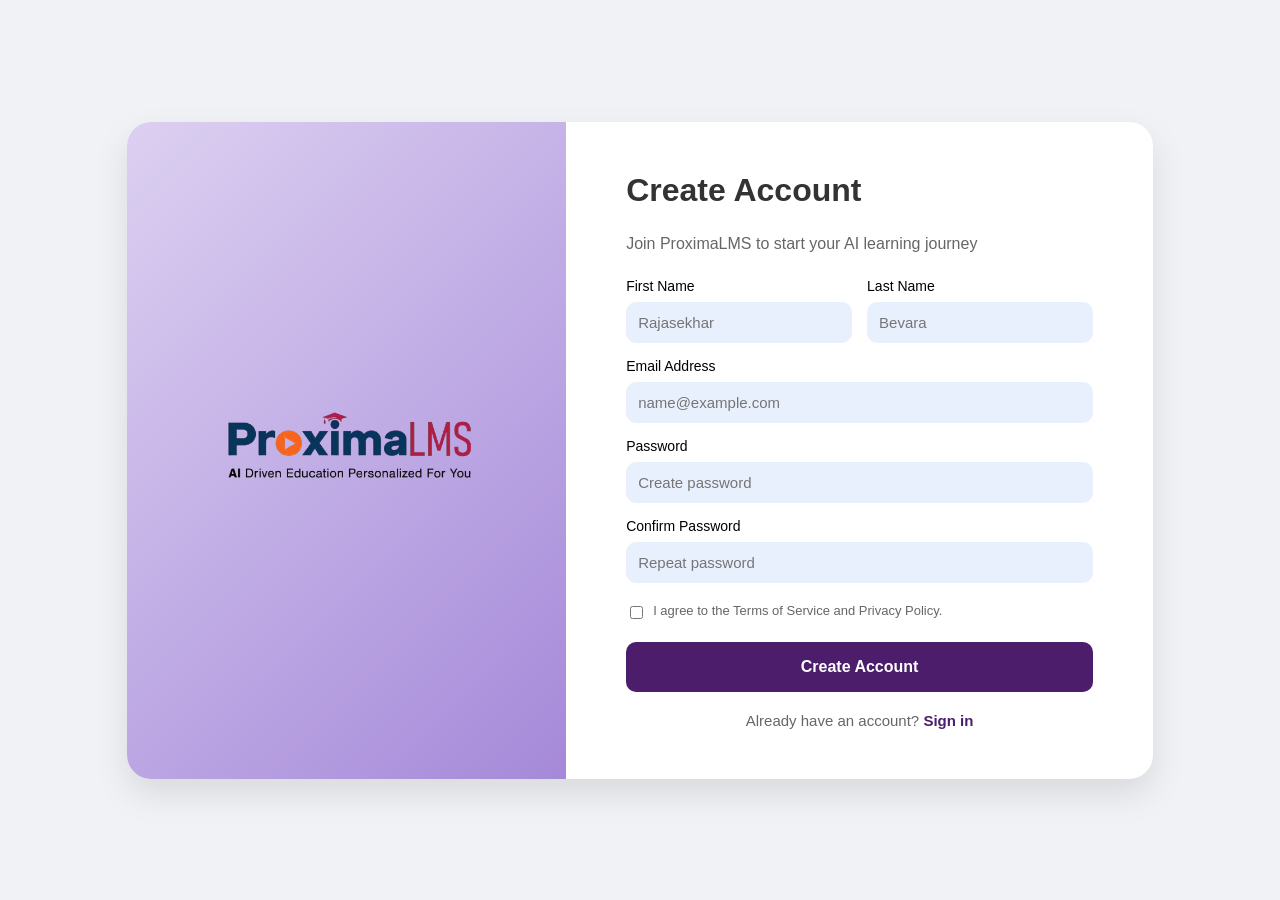
<file: signup.html>
<!DOCTYPE html>
<html lang="en">
<head>
    <meta charset="UTF-8">
    <meta name="viewport" content="width=device-width, initial-scale=1.0">
    <title>Proxima LMS - Sign Up</title>
    <link rel="stylesheet" href="https://cdnjs.cloudflare.com/ajax/libs/font-awesome/6.0.0/css/all.min.css">
    <style>
        :root {
            --primary-purple: #4B1D6B;
            --light-bg: #E8F0FE;
            --text-gray: #666;
            --gradient: linear-gradient(135deg, #DCD0F1 0%, #A589D9 100%);
        }

        * { box-sizing: border-box; }
        body, html {
            margin: 0; padding: 0; min-height: 100vh;
            font-family: 'Segoe UI', Tahoma, sans-serif;
            background-color: #f0f2f5;
            display: flex; justify-content: center; align-items: center;
        }

        .signup-card {
            display: flex; width: 1100px; max-width: 90%;
            background: white; border-radius: 24px;
            overflow: hidden; box-shadow: 0 15px 35px rgba(0,0,0,0.1);
            margin: 20px;
        }

        .branding {
            flex: 1; background: var(--gradient);
            display: flex; justify-content: center; align-items: center;
            padding: 40px;
        }

        .branding img { width: 80%; max-width: 280px; }

        .form-area {
            flex: 1.3; padding: 50px 60px;
            display: flex; flex-direction: column; justify-content: center;
        }

        .form-area h1 { font-size: 2rem; margin: 0 0 10px 0; color: #333; }
        .subtitle { color: var(--text-gray); margin-bottom: 25px; }

        .input-row { display: flex; gap: 15px; }
        .input-group { margin-bottom: 15px; flex: 1; }
        .input-group label { display: block; margin-bottom: 8px; font-weight: 500; font-size: 14px; }
        
        .input-wrapper input {
            width: 100%; padding: 12px; background: var(--light-bg);
            border: none; border-radius: 10px; font-size: 15px; outline: none;
        }

        .terms { font-size: 13px; color: var(--text-gray); margin: 20px 0; display: flex; align-items: flex-start; }
        .terms input { margin-right: 10px; margin-top: 3px; }

        .btn-primary {
            background: var(--primary-purple); color: white; border: none;
            padding: 16px; border-radius: 10px; font-size: 16px; font-weight: 600;
            cursor: pointer; width: 100%; transition: 0.3s;
        }

        .switch-link { text-align: center; margin-top: 20px; font-size: 15px; color: var(--text-gray); }
        .switch-link a { color: var(--primary-purple); text-decoration: none; font-weight: 700; }

        /* RESPONSIVE BREAKPOINTS */
        @media (max-width: 992px) {
            .signup-card { width: 90%; }
            .form-area { padding: 40px; }
        }

        @media (max-width: 768px) {
            .signup-card { flex-direction: column; width: 100%; max-width: 500px; }
            .input-row { flex-direction: column; gap: 0; }
            .branding { padding: 40px 20px; }
            .form-area { padding: 30px 25px; }
        }
    </style>
</head>
<body>
    <div class="signup-card">
        <div class="branding">
            <img src="kalpra-logo.png" alt="ProximaLMS Logo">
        </div>
        <div class="form-area">
            <h1>Create Account</h1>
            <p class="subtitle">Join ProximaLMS to start your AI learning journey</p>
            <form>
                <div class="input-row">
                    <div class="input-group">
                        <label>First Name</label>
                        <div class="input-wrapper"><input type="text" placeholder="Rajasekhar" required></div>
                    </div>
                    <div class="input-group">
                        <label>Last Name</label>
                        <div class="input-wrapper"><input type="text" placeholder="Bevara" required></div>
                    </div>
                </div>
                <div class="input-group">
                    <label>Email Address</label>
                    <div class="input-wrapper"><input type="email" placeholder="name@example.com" required></div>
                </div>
                <div class="input-group">
                    <label>Password</label>
                    <div class="input-wrapper"><input type="password" placeholder="Create password" required></div>
                </div>
                <div class="input-group">
                    <label>Confirm Password</label>
                    <div class="input-wrapper"><input type="password" placeholder="Repeat password" required></div>
                </div>
                <label class="terms">
                    <input type="checkbox" required> I agree to the Terms of Service and Privacy Policy.
                </label>
                <button type="submit" class="btn-primary">Create Account</button>
            </form>
            <div class="switch-link">Already have an account? <a href="login.html">Sign in</a></div>
        </div>
    </div>
</body>
</html>
</file>
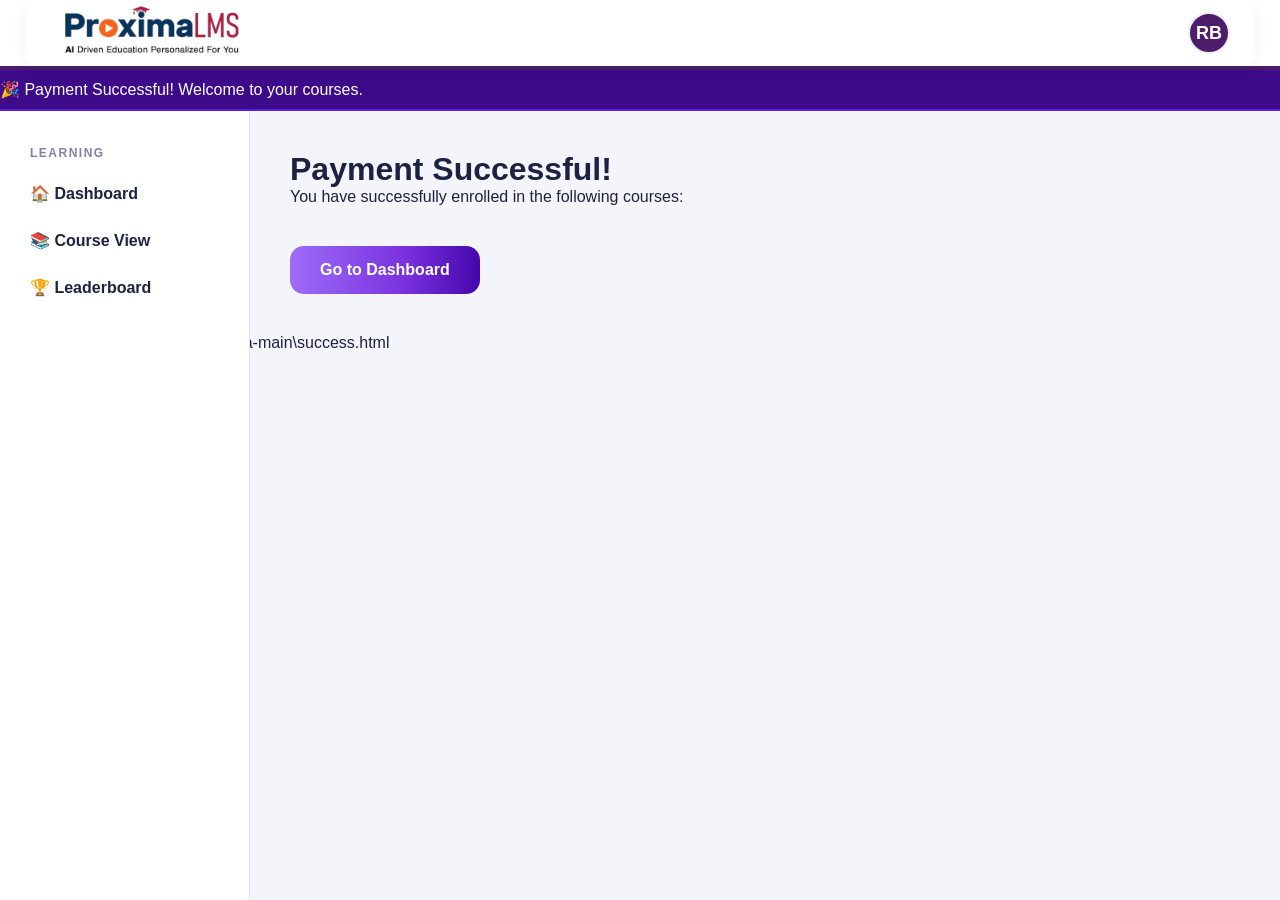
<file: success.html>
<!DOCTYPE html>
<html lang="en">
<head>
    <meta charset="UTF-8">
    <title>ProximaLMS - Payment Success</title>
    <link rel="stylesheet" href="style.css">
</head>
<body>
   <header class="ttr-header">
    <div class="header-container">
        <div class="logo-area">
            <a href="index.html">
                <img src="kalpra-logo.png" alt="ProximaLMS Logo" class="header-logo">
            </a>
        </div>
        <div class="profile-circle" title="Rajasekhar Bevara">RB</div>
    </div>
</header>

    <div class="marquee-ticker"><div class="marquee-content">🎉 Payment Successful! Welcome to your courses.</div></div>

    <div class="page-layout">
        <aside class="sidebar">
            <div class="sidebar-title">Learning</div>
            <a href="index.html" class="menu-item">🏠 Dashboard</a>
            <a href="courses.html" class="menu-item">📚 Course View</a>
            <a href="leaderboard.html" class="menu-item">🏆 Leaderboard</a>
        </aside>

        <main class="main-panel">
            <div class="content-header">
                <h1>Payment Successful!</h1>
                <p>You have successfully enrolled in the following courses:</p>
            </div>

            <div id="enrolledCourses" style="margin-top: 20px;"></div>

            <a href="index.html" style="display: inline-block; padding: 15px 30px; background: var(--purple-gradient); color: white; text-decoration: none; border-radius: 14px; font-weight: bold; margin-top: 20px;">Go to Dashboard</a>
        </main>
    </div>
    <script>
        document.addEventListener('DOMContentLoaded', () => {
            const cart = JSON.parse(localStorage.getItem('cart')) || [];
            const enrolledDiv = document.getElementById('enrolledCourses');
            enrolledDiv.innerHTML = cart.map(item => `
                <div style="padding: 15px; background: #f4f5fb; border-radius: 12px; margin-bottom: 10px;">
                    <h3>${item.title}</h3>
                    <p>Start learning now!</p>
                </div>
            `).join('');            // Store last purchase before clearing
            localStorage.setItem('lastPurchase', JSON.stringify(cart));            // Clear cart after success
            localStorage.setItem('cart', JSON.stringify([]));
        });
    </script>
</body>
</html></content>
<parameter name="filePath">c:\Users\upend\Downloads\proxima-main\success.html
</file>
<file: style.css>
﻿/* 
    PROXIMALMS MASTER STYLESHEET 
    Author: Rajasekhar Bevara
    Theme: Modern AI & Career Mapping
*/

:root {
  --purple-primary: #5f1cd9;
  --purple-dark: #3d0b8a;
  --purple-gradient: linear-gradient(90deg, #9d6cf8 0%, #7a32de 60%, #4407ab 100%);
  --bg-light: #f4f5fb;
  --white: #ffffff;
  --text-main: #1d2142;
  --text-muted: #7f84a1;
  --sidebar-width: 250px;
  --success: #36db99;
  --danger: #e85d75;
}

/* Global Reset */
* {
  box-sizing: border-box;
  margin: 0;
  padding: 0;
}

body {
  font-family: 'Inter', 'Segoe UI', Tahoma, Geneva, Verdana, sans-serif;
  background: var(--bg-light);
  color: var(--text-main);
  overflow-x: hidden;
}

/* --- HEADER SECTION --- */
.ttr-header {
  background: var(--purple-gradient);
  height: 75px;
  display: flex;
  align-items: center;
  padding: 0 20px;
  position: sticky;
  top: 0;
  z-index: 2000;
}

.header-container {
  display: flex;
  width: 100%;
  align-items: center;
  justify-content: space-between;
  background: var(--white);
  border-radius: 0 0 12px 12px;
  padding: 10px 25px;
  height: 100%;
  box-shadow: 0 4px 15px rgba(0,0,0,0.05);
}

.logo-area {
  display: flex;
  flex-direction: column;
}

.logo-text {
  font-size: 24px;
  font-weight: 900;
  color: var(--purple-primary);
  text-decoration: none;
  line-height: 1;
}

.logo-sub {
  font-size: 10px;
  color: var(--text-muted);
  margin-top: 4px;
  font-weight: 600;
}

.profile-circle {
  width: 42px;
  height: 42px;
  background: var(--purple-primary);
  border-radius: 50%;
  display: grid;
  place-items: center;
  font-weight: bold;
  color: var(--white);
  cursor: pointer;
  border: 2px solid #eef0ff;
  transition: 0.3s;
}

.profile-circle:hover {
  transform: scale(1.1);
  box-shadow: 0 0 15px rgba(95, 28, 217, 0.3);
}

/* --- MARQUEE TICKER --- */
.marquee-ticker {
  background: var(--purple-dark);
  color: var(--white);
  padding: 10px 0;
  overflow: hidden;
  white-space: nowrap;
  border-bottom: 2px solid var(--purple-primary);
}

.marquee-content {
  display: inline-block;
  animation: scroll-slow 50s linear infinite;
}

.marquee-item {
  color: var(--success);
  text-decoration: none;
  margin-right: 80px;
  font-weight: 600;
  font-size: 0.9rem;
  cursor: pointer;
}

@keyframes scroll-slow {
  0% { transform: translateX(100%); }
  100% { transform: translateX(-100%); }
}

/* --- SIDEBAR NAVIGATION --- */
.sidebar {
  width: var(--sidebar-width);
  background: var(--white);
  padding: 25px 0;
  border-right: 1px solid #e0e4f0;
  position: fixed;
  height: 100vh;
  z-index: 1000;
}

.sidebar-title {
  font-size: 0.75rem;
  font-weight: 800;
  color: var(--text-muted);
  padding: 10px 30px;
  letter-spacing: 1.5px;
  text-transform: uppercase;
}

.menu-item {
  display: flex;
  align-items: center;
  padding: 14px 30px;
  color: var(--text-main);
  text-decoration: none;
  font-weight: 600;
  transition: 0.3s;
  gap: 12px;
}

.menu-item:hover {
  background: rgba(95, 28, 217, 0.05);
  color: var(--purple-primary);
}

.menu-item.active {
  background: var(--purple-gradient);
  color: var(--white);
  margin: 0 15px;
  border-radius: 12px;
  box-shadow: 0 4px 15px rgba(95, 28, 217, 0.3);
}

/* --- MAIN LAYOUT --- */
.main-panel {
  margin-left: var(--sidebar-width);
  padding: 40px;
}

.stat-grid {
  display: grid;
  grid-template-columns: repeat(4, 1fr);
  gap: 20px;
  margin-bottom: 35px;
}

.stat-card {
  background: var(--purple-gradient);
  color: var(--white);
  padding: 25px;
  border-radius: 20px;
  box-shadow: 0 10px 20px rgba(95, 28, 217, 0.1);
}

.stat-card span { font-size: 0.8rem; text-transform: uppercase; opacity: 0.9; font-weight: bold; }
.stat-card strong { font-size: 2.2rem; display: block; margin: 8px 0; }
.stat-card p { font-size: 0.75rem; opacity: 0.8; }

/* --- DASHBOARD CHARTS --- */
.chart-panel {
  background: var(--white);
  padding: 40px;
  border-radius: 30px;
  box-shadow: 0 10px 40px rgba(0,0,0,0.05);
  border: 1px solid #eef0ff;
}

.chart-container {
  width: 100%;
  margin-top: 20px;
  overflow: visible;
}

/* --- COURSE GRID (3 PER ROW) --- */
.course-page-layout {
  display: flex;
  gap: 30px;
  align-items: flex-start;
}

.course-grid {
  display: grid;
  grid-template-columns: repeat(3, 1fr);
  gap: 25px;
  flex: 1;
}

.course-card {
  position: relative;
  background: var(--white);
  border-radius: 20px;
  overflow: hidden;
  box-shadow: 0 8px 25px rgba(0,0,0,0.05);
  height: 440px;
  cursor: pointer;
  transition: 0.3s;
}

.card-img {
  width: 100%;
  height: 180px;
  object-fit: cover;
}

.card-body {
  padding: 20px;
  height: 260px;
  display: flex;
  flex-direction: column;
}

.wishlist-heart {
  position: absolute;
  top: 15px;
  right: 15px;
  z-index: 10;
  background: var(--white);
  width: 35px;
  height: 35px;
  border-radius: 50%;
  display: grid;
  place-items: center;
  color: var(--danger);
  font-size: 1.2rem;
  box-shadow: 0 4px 10px rgba(0,0,0,0.1);
  transition: 0.3s;
}

/* --- IN-PLACE HOVER OVERLAY --- */
.hover-overlay {
  position: absolute;
  top: 0;
  left: 0;
  width: 100%;
  height: 100%;
  background: var(--purple-gradient);
  color: var(--white);
  padding: 30px;
  opacity: 0;
  visibility: hidden;
  transition: 0.4s ease;
  display: flex;
  flex-direction: column;
  justify-content: center;
  z-index: 15;
}

.course-card:hover .hover-overlay {
  opacity: 1;
  visibility: visible;
}

.benefit-list {
  list-style: none;
  margin: 20px 0;
}

.benefit-list li {
  font-size: 0.9rem;
  margin-bottom: 10px;
  display: flex;
  gap: 10px;
}

.benefit-list li::before {
  content: '✓';
  color: var(--success);
  font-weight: bold;
}

/* --- LEADERBOARD PODIUM --- */
.podium {
  display: flex;
  justify-content: center;
  align-items: flex-end;
  gap: 20px;
  margin: 60px 0;
}

.podium-card {
  background: var(--white);
  padding: 30px 20px;
  border-radius: 24px;
  text-align: center;
  width: 180px;
  box-shadow: 0 10px 30px rgba(0,0,0,0.05);
  position: relative;
}

.podium-card.gold { height: 260px; border: 3px solid #ffd700; }
.podium-card.gold::after { content: '🥇'; position: absolute; top: -35px; left: 50%; transform: translateX(-50%); font-size: 3.2rem; }

.podium-card.silver { height: 220px; border: 3px solid #c0c0c0; }
.podium-card.silver::after { content: '🥈'; position: absolute; top: -30px; left: 50%; transform: translateX(-50%); font-size: 2.8rem; }

.podium-card.bronze { height: 190px; border: 3px solid #cd7f32; }
.podium-card.bronze::after { content: '🥉'; position: absolute; top: -25px; left: 50%; transform: translateX(-50%); font-size: 2.4rem; }

.leader-row {
  display: grid;
  grid-template-columns: 60px 1fr 120px;
  align-items: center;
  padding: 20px 30px;
  background: var(--white);
  margin-bottom: 12px;
  border-radius: 18px;
  font-weight: 600;
}

.leader-row.highlight {
  background: rgba(54, 219, 153, 0.15);
  border: 2px solid var(--success);
  transform: scale(1.02);
  box-shadow: 0 10px 30px rgba(54, 219, 153, 0.15);
}

/* --- RIGHT SIDE PANELS --- */
.right-panel {
  width: 350px;
  position: sticky;
  top: 100px;
  display: flex;
  flex-direction: column;
  gap: 25px;
}

.side-card {
  background: var(--white);
  padding: 25px;
  border-radius: 20px;
  box-shadow: 0 10px 30px rgba(0,0,0,0.05);
}

.chat-window {
  height: 200px;
  overflow-y: auto;
  background: #f8f9ff;
  padding: 12px;
  border-radius: 12px;
  margin-bottom: 12px;
  font-size: 0.85rem;
}

/* Progress Section */
.progress-container { margin-top: 15px; }
.progress-bg { height: 8px; background: #eee; border-radius: 10px; overflow: hidden; }
.progress-fill { height: 100%; background: var(--purple-gradient); transition: 0.5s; }

/* Badges */
.badge { padding: 4px 10px; border-radius: 6px; font-size: 0.7rem; font-weight: 700; width: fit-content; margin-bottom: 10px; }
.badge-free { background: #e3fcef; color: #006644; }
.badge-paid { background: #fff0b3; color: #856606; }

/* Login/Signup */
.login-container {
    display: flex;
    justify-content: center;
    align-items: center;
    height: 100vh;
    background: var(--purple-gradient);
}

.login-form {
    background: white;
    padding: 40px;
    border-radius: 12px;
    box-shadow: 0 4px 20px rgba(0,0,0,0.1);
    width: 400px;
}

.form-group {
    margin-bottom: 20px;
}

.form-group label {
    display: block;
    margin-bottom: 5px;
    color: var(--text-main);
}

.form-group input {
    width: 100%;
    padding: 10px;
    border: 1px solid #ddd;
    border-radius: 8px;
    outline: none;
}

.btn-primary {
    width: 100%;
    padding: 12px;
    background: var(--purple-gradient);
    color: white;
    border: none;
    border-radius: 8px;
    cursor: pointer;
    font-weight: bold;
}

.btn-primary:hover {
    opacity: 0.9;
}

.ttr-header {
    background-color: #1a0b3b; /* Matches your dashboard theme */
    padding: 10px 25px;
    height: 70px; /* Standard header height */
    display: flex;
    align-items: center;
}

.header-container {
    width: 100%;
    display: flex;
    justify-content: space-between;
    align-items: center;
}

.logo-area {
    display: flex;
    align-items: center;
}

.header-logo {
    height: 200px; /* This size replaces the visual weight of the previous text */
    width: auto;
    display: block;
    transition: transform 0.2s;
}

.header-logo:hover {
    transform: scale(1.05);
}

.profile-circle {
    width: 40px;
    height: 40px;
    background-color: #6a1b9a;
    color: white;
    border-radius: 50%;
    display: flex;
    align-items: center;
    justify-content: center;
    font-weight: bold;
    cursor: pointer;
}


.ttr-header {
    background: white;
    border-bottom: 4px solid #4B1D6B; /* Your primary purple */
    padding: 0 25px;
    height: 70px;
    display: flex;
    align-items: center;
    position: sticky;
    top: 0;
    z-index: 1000;
    box-sizing: border-box;
}

.header-container {
    width: 100%;
    display: flex;
    justify-content: space-between;
    align-items: center;
}

.logo-area {
    display: flex;
    align-items: center;
}

.header-logo {
    height: 200px; /* Increased height for better visibility */
    width: auto;
    display: block;
    object-fit: contain;
}

.profile-circle {
    width: 42px;
    height: 42px;
    background-color: #4B1D6B;
    color: white;
    border-radius: 50%;
    display: flex;
    align-items: center;
    justify-content: center;
    font-weight: bold;
    font-size: 18px;
    cursor: pointer;
}
</file>
